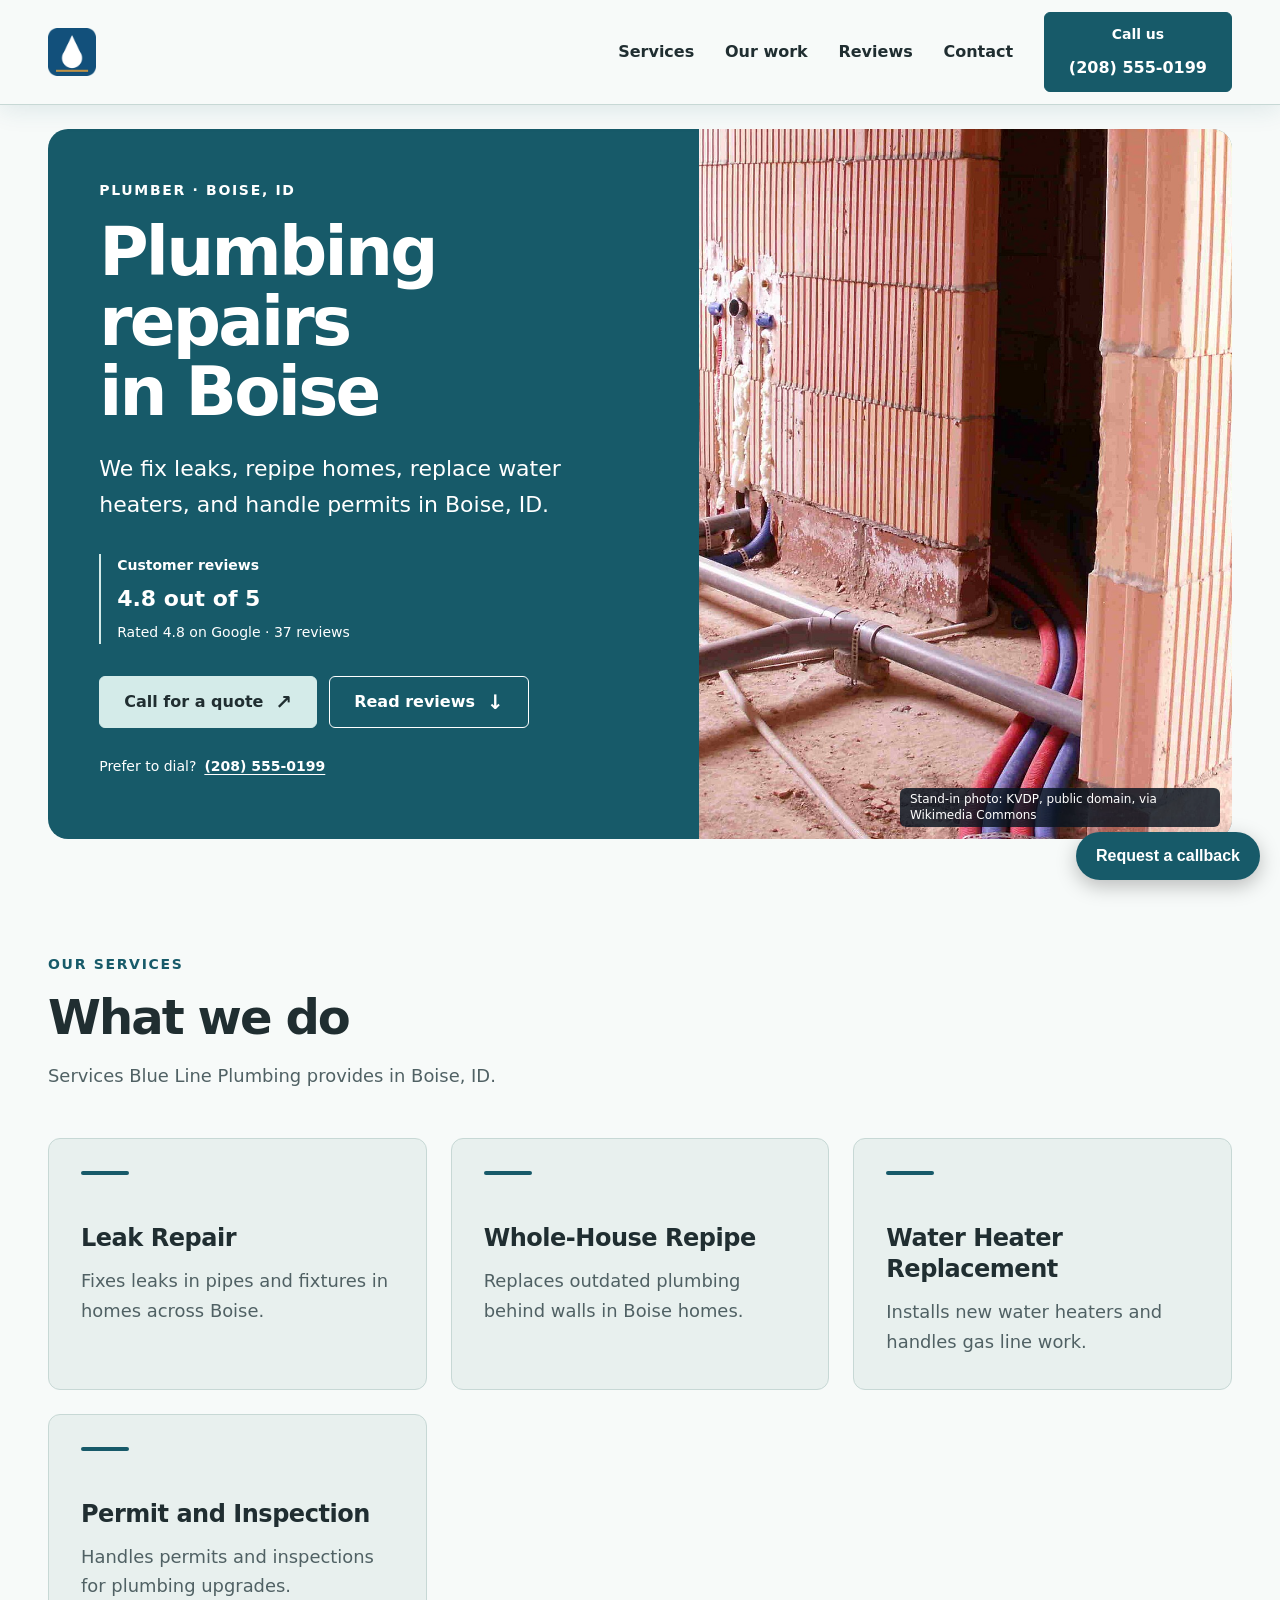
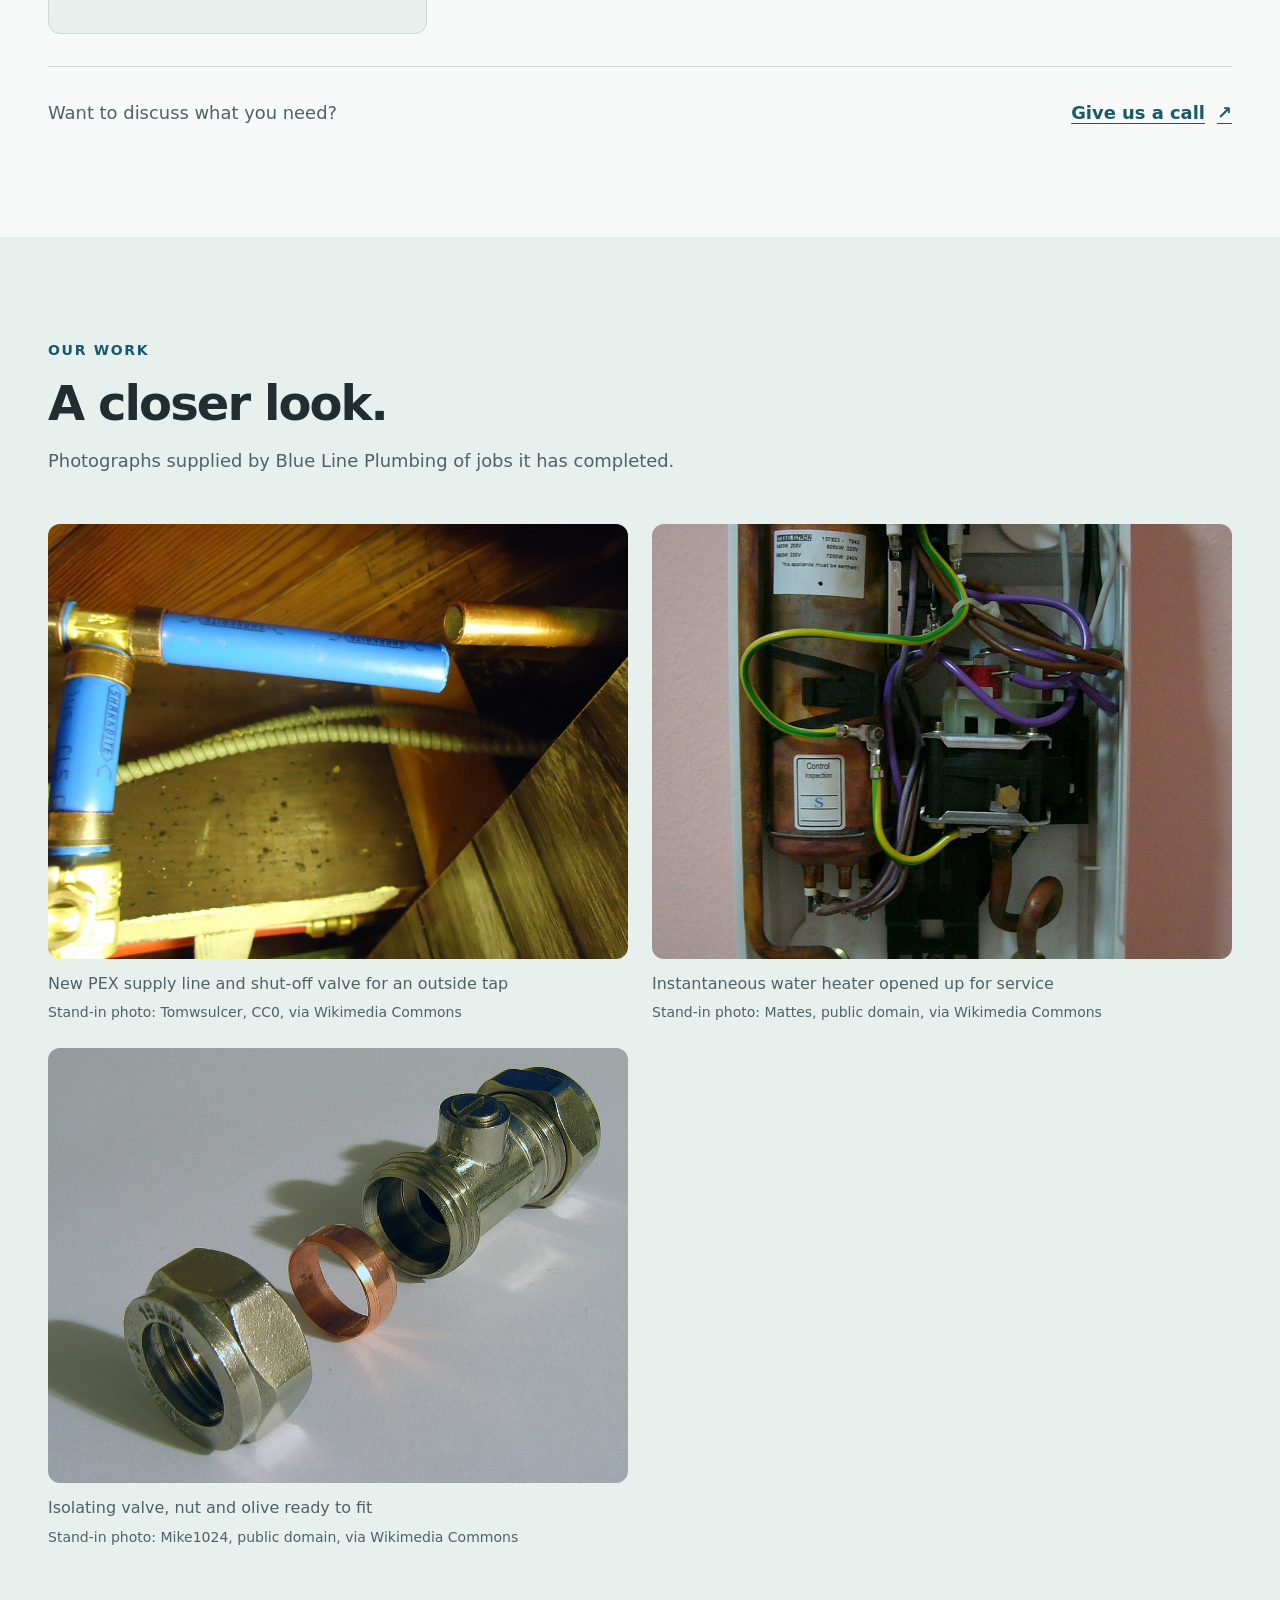
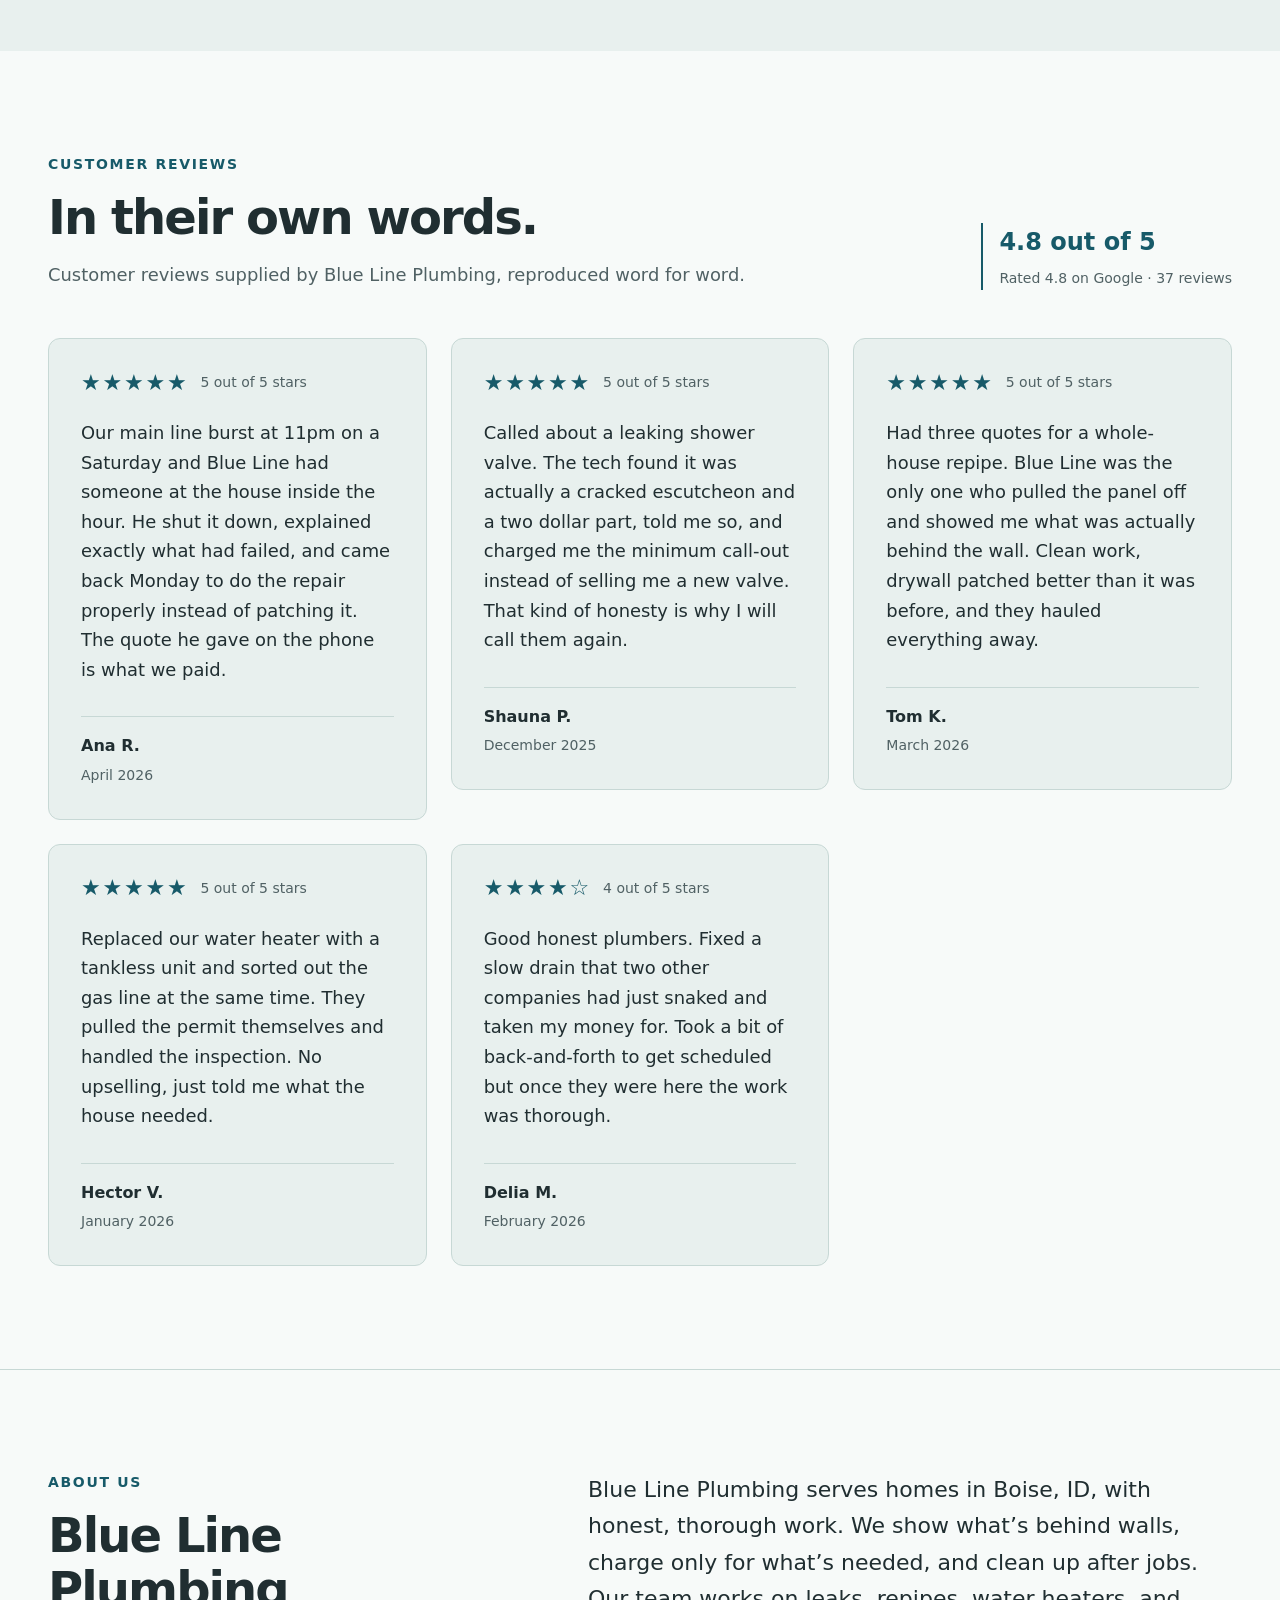
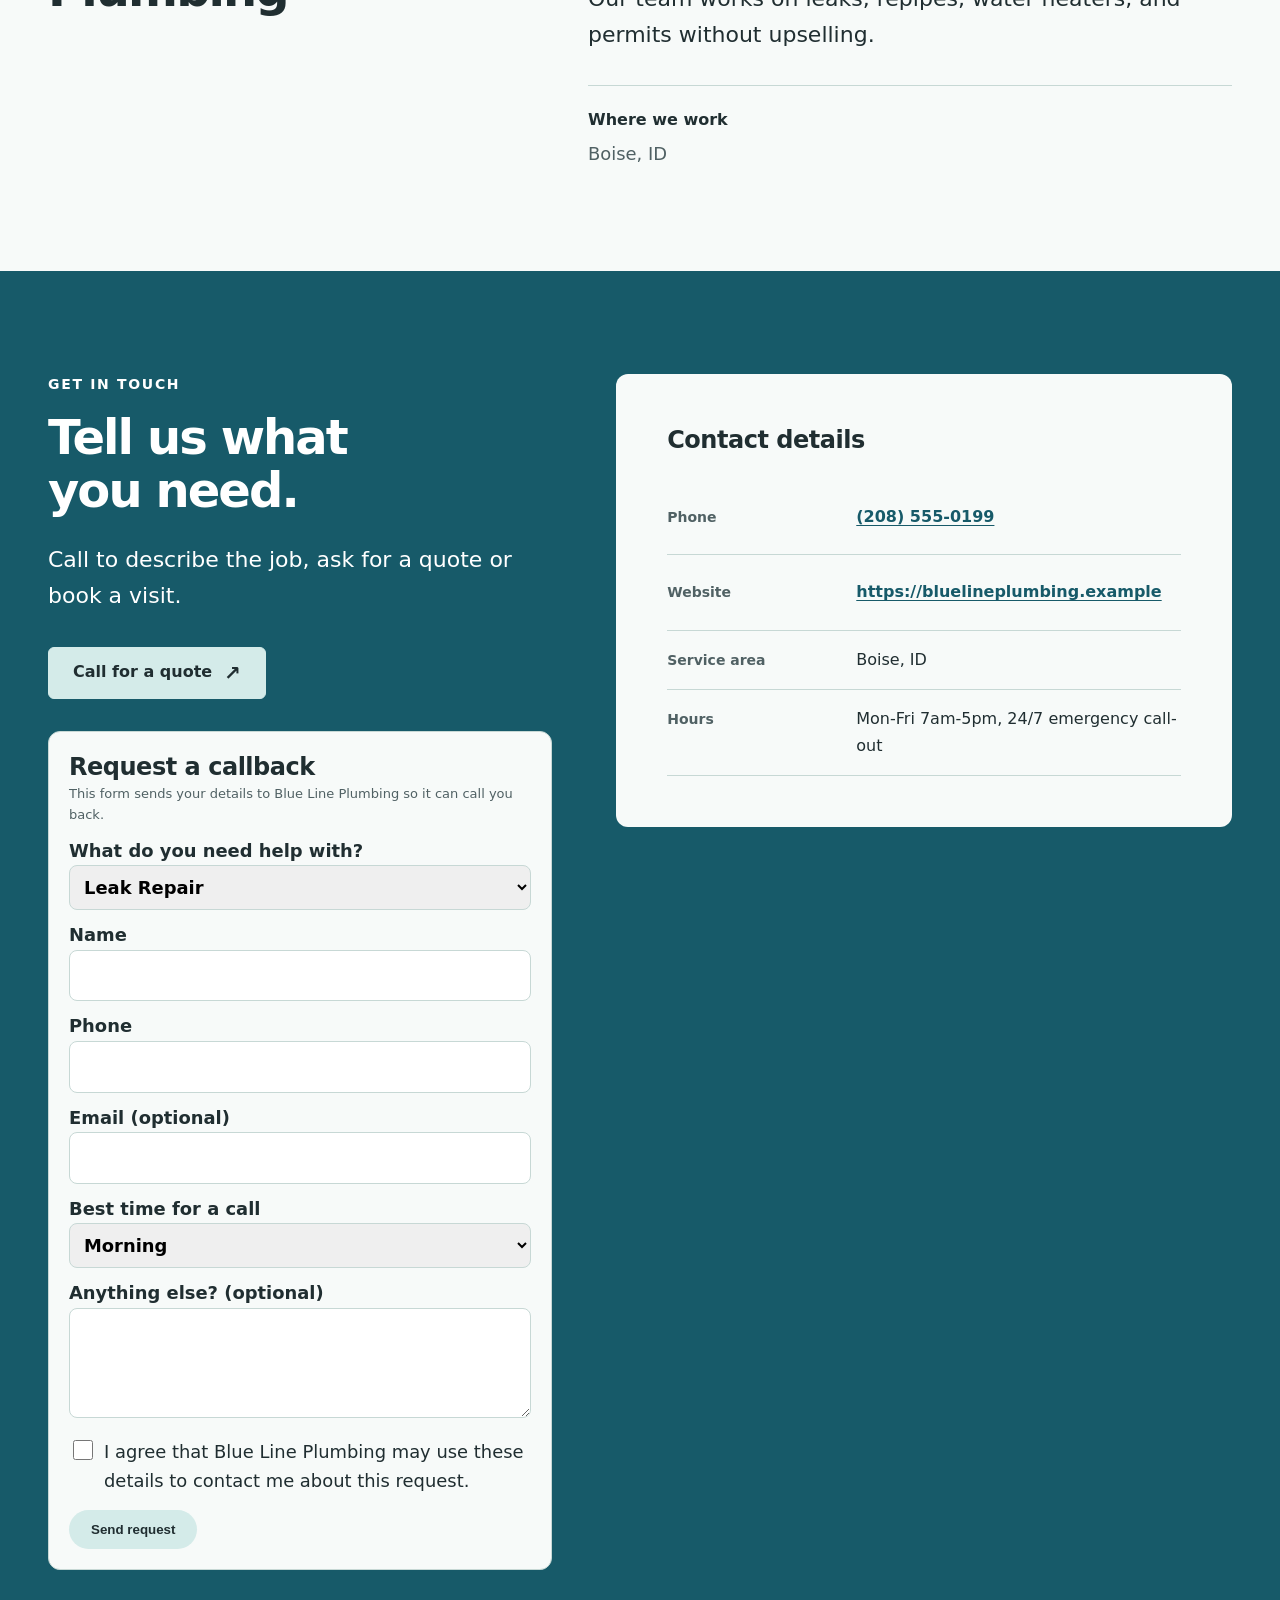
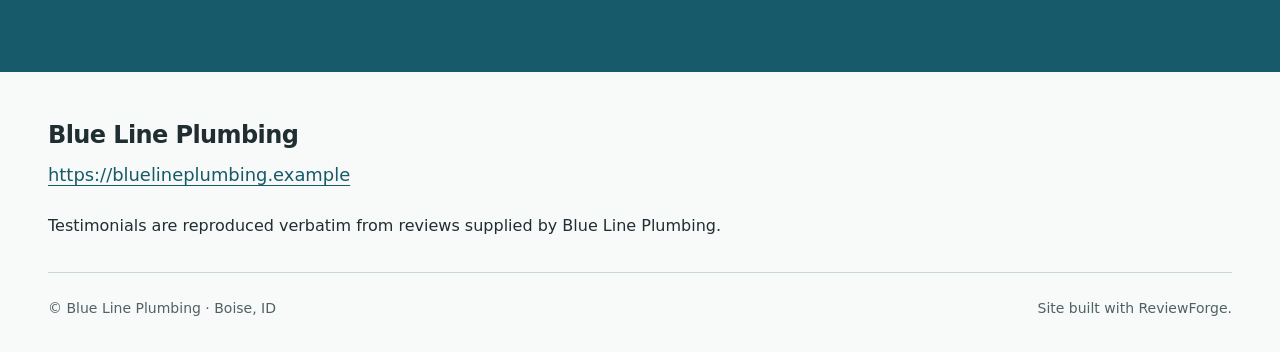
<file: out-photos/index.html>
<!doctype html>
<html lang="en">
<head>
  <meta charset="utf-8">
  <meta name="viewport" content="width=device-width, initial-scale=1">
  <meta name="color-scheme" content="light">
  <title>Blue Line Plumbing — Plumber in Boise, ID</title>
  <meta name="description" content="We fix leaks, repipe homes, replace water heaters, and handle permits in Boise, ID.">
  <meta name="generator" content="ReviewForge (theme: astra, palette: plumbing)">
  <link rel="stylesheet" href="style.css">
  <!-- Built by ReviewForge. Testimonials are verbatim excerpts of reviews
       supplied by the business. Every image's origin is listed in the
       provenance block below; images the business did not supply carry a
       data-illustrative attribute and are disclosed in the footer. -->
  <script type="application/json" id="reviewforge-provenance">
{
  "tool": "reviewforge",
  "copy_source": "llm",
  "llm_model": "qwen3:30b-a3b-instruct-2507-q4_K_M",
  "llm_endpoint": "non-local endpoint (address not recorded)",
  "note": "copy generated by qwen3:30b-a3b-instruct-2507-q4_K_M",
  "copy_attempts": [
    {
      "attempt": 1,
      "rejected_claims": []
    }
  ],
  "rejected_claims": [],
  "claim_check": "Conservative pattern match; a flagged phrase passes only if the same words (or a simple plural/singular) appear in the supplied facts or reviews. It blocks claims the input never mentions; it does not prove any claim true. Human review required.",
  "offers_free_estimates": false,
  "reviews_supplied": 5,
  "reviews_used_as_testimonials": [
    {
      "source_index": 0,
      "author": "Ana R.",
      "rating": 5.0,
      "truncated": false,
      "source_url": null
    },
    {
      "source_index": 4,
      "author": "Shauna P.",
      "rating": 5.0,
      "truncated": false,
      "source_url": null
    },
    {
      "source_index": 1,
      "author": "Tom K.",
      "rating": 5.0,
      "truncated": false,
      "source_url": null
    },
    {
      "source_index": 3,
      "author": "Hector V.",
      "rating": 5.0,
      "truncated": false,
      "source_url": null
    },
    {
      "source_index": 2,
      "author": "Delia M.",
      "rating": 4.0,
      "truncated": false,
      "source_url": null
    }
  ],
  "rating_display": {
    "basis": "rating_summary supplied by the business",
    "average": 4.8,
    "count": 37,
    "platform": "Google"
  },
  "country": "US",
  "legal": {
    "impressum": false,
    "privacy": false,
    "warnings": []
  },
  "photos_supplied": 4,
  "images": [
    {
      "src": "images/logo-1.png",
      "role": "logo",
      "origin": "supplied",
      "is_business_own": true,
      "illustrative": false,
      "alt": "Blue Line Plumbing logo",
      "caption": null
    },
    {
      "src": "images/photo-1.jpg",
      "role": "hero",
      "origin": "supplied",
      "is_business_own": true,
      "illustrative": false,
      "alt": "Hot and cold supply lines roughed in for a new shower, red and blue tubing on a block wall",
      "caption": "Shower supply lines roughed in before the walls are finished",
      "attribution": "Stand-in photo: KVDP, public domain, via Wikimedia Commons"
    },
    {
      "src": "images/photo-2.jpg",
      "role": "gallery",
      "origin": "supplied",
      "is_business_own": true,
      "illustrative": false,
      "alt": "Blue PEX supply pipe with a brass shut-off valve run along a basement ceiling",
      "caption": "New PEX supply line and shut-off valve for an outside tap",
      "attribution": "Stand-in photo: Tomwsulcer, CC0, via Wikimedia Commons"
    },
    {
      "src": "images/photo-3.jpg",
      "role": "gallery",
      "origin": "supplied",
      "is_business_own": true,
      "illustrative": false,
      "alt": "An electric instantaneous water heater with its cover removed, showing copper pipework and wiring",
      "caption": "Instantaneous water heater opened up for service",
      "attribution": "Stand-in photo: Mattes, public domain, via Wikimedia Commons"
    },
    {
      "src": "images/photo-4.jpg",
      "role": "gallery",
      "origin": "supplied",
      "is_business_own": true,
      "illustrative": false,
      "alt": "A 15mm compression-fitting isolating valve with its nut and copper olive laid out",
      "caption": "Isolating valve, nut and olive ready to fit",
      "attribution": "Stand-in photo: Mike1024, public domain, via Wikimedia Commons"
    }
  ],
  "image_resolution": {
    "mode": "own-only",
    "logo": "supplied by the business",
    "source": "business-supplied photos",
    "supplied_photo_count": 4
  },
  "uses_illustrative_imagery": false,
  "illustrative_disclosure": null,
  "honesty": "Testimonials are verbatim prefixes of reviews supplied by the business, with the author and rating as supplied; ReviewForge cannot verify that a supplied review is genuine. Marketing copy (hero/services/about) is LLM- or template-generated and is rejected if it asserts a credential, award, offer, guarantee or statistic the supplied business data and reviews do not mention. Every image is listed above with its origin; any image not supplied by the business is flagged illustrative, kept out of the work gallery, carries neutral alt text and no ownership caption, and is disclosed in the page footer. Generated image files are written without embedded generation metadata; those details are recorded here instead."
}
  </script>
</head>
<body>
  <a class="skip-link" href="#main-content">Skip to main content</a>
  <header class="site-header">
    <div class="container site-header__inner">
      <a class="brand" href="#home" aria-label="Blue Line Plumbing: home"><img src="images/logo-1.png" alt="Blue Line Plumbing logo" class="logo" width="120" height="120" loading="eager" fetchpriority="high" decoding="async" data-image-origin="supplied"></a>
      <nav class="header-nav" aria-label="Primary navigation">
        <a class="header-nav__link" href="#services">Services</a>
<a class="header-nav__link" href="#work">Our work</a>
<a class="header-nav__link" href="#reviews">Reviews</a>
<a class="header-nav__link" href="#contact">Contact</a>
        <a class="button button--brand header-call" href="tel:2085550199"><span class="header-call__label">Call us</span><span class="header-call__number">(208) 555-0199</span></a>
      </nav>
    </div>
  </header>

  <main id="main-content" tabindex="-1">
<section id="home" class="hero hero--photo" aria-labelledby="hero-title">
         <div class="container hero__layout">
           <div class="hero__content">
             <p class="eyebrow hero__eyebrow">Plumber &middot; Boise, ID</p>
             <h1 id="hero-title">Plumbing repairs in Boise</h1>
             <p class="hero__subhead">We fix leaks, repipe homes, replace water heaters, and handle permits in Boise, ID.</p>
             <p class="rating-summary">
               <span class="rating-summary__label">Customer reviews</span>
               <span class="rating-summary__value">4.8 out of 5</span>
               <span class="rating-summary__context">Rated 4.8 on Google &middot; 37 reviews</span>
             </p>
             <div class="hero__actions">
               <a class="button button--accent" href="tel:2085550199">Call for a quote <span aria-hidden="true">&#8599;</span></a>
               <a class="button button--inverse-outline" href="#reviews">Read reviews <span aria-hidden="true">&#8595;</span></a>
             </div>
             <p class="hero__phone"><span>Prefer to dial?</span> <a href="tel:2085550199">(208) 555-0199</a></p>
           </div>
           <div class="hero__media"><img src="images/photo-1.jpg" alt="Hot and cold supply lines roughed in for a new shower, red and blue tubing on a block wall" class="hero__image" width="1920" height="1284" loading="eager" fetchpriority="high" decoding="async" data-image-origin="supplied"><span class="photo-credit">Stand-in photo: KVDP, public domain, via Wikimedia Commons</span></div>
         </div>
       </section>
<section id="services" class="section services" aria-labelledby="services-title">
         <div class="container">
           <div class="section-heading">
             <p class="eyebrow">Our services</p>
             <h2 id="services-title">What we do</h2>
             <p class="section-intro">Services Blue Line Plumbing provides in Boise, ID.</p>

           </div>
           <ul class="services__grid">
                         <li class="service-card">
                            <div class="service-card__body">
                <h3 class="service-card__title">Leak Repair</h3>
                <p class="service-card__description">Fixes leaks in pipes and fixtures in homes across Boise.</p>
              </div>
            </li>
            <li class="service-card">
                            <div class="service-card__body">
                <h3 class="service-card__title">Whole-House Repipe</h3>
                <p class="service-card__description">Replaces outdated plumbing behind walls in Boise homes.</p>
              </div>
            </li>
            <li class="service-card">
                            <div class="service-card__body">
                <h3 class="service-card__title">Water Heater Replacement</h3>
                <p class="service-card__description">Installs new water heaters and handles gas line work.</p>
              </div>
            </li>
            <li class="service-card">
                            <div class="service-card__body">
                <h3 class="service-card__title">Permit and Inspection</h3>
                <p class="service-card__description">Handles permits and inspections for plumbing upgrades.</p>
              </div>
            </li>
           </ul>
           <div class="section-endnote">
             <p>Want to discuss what you need?</p>
             <a class="text-link" href="tel:2085550199">Give us a call <span aria-hidden="true">&#8599;</span></a>
           </div>
         </div>
       </section>
<section id="work" class="section work" aria-labelledby="work-title">
         <div class="container">
           <div class="section-heading">
             <p class="eyebrow">Our work</p>
             <h2 id="work-title">A closer look.</h2>
             <p class="section-intro">Photographs supplied by Blue Line Plumbing of jobs it has completed.</p>
           </div>
           <ul class="work__grid">
                         <li class="work__item"><figure class="work-card"><div class="work-card__media"><img src="images/photo-2.jpg" alt="Blue PEX supply pipe with a brass shut-off valve run along a basement ceiling" width="1226" height="823" loading="lazy" decoding="async" data-image-origin="supplied"></div><figcaption class="work-card__caption">New PEX supply line and shut-off valve for an outside tap<span class="credit">Stand-in photo: Tomwsulcer, CC0, via Wikimedia Commons</span></figcaption></figure></li>
            <li class="work__item"><figure class="work-card"><div class="work-card__media"><img src="images/photo-3.jpg" alt="An electric instantaneous water heater with its cover removed, showing copper pipework and wiring" width="960" height="1280" loading="lazy" decoding="async" data-image-origin="supplied"></div><figcaption class="work-card__caption">Instantaneous water heater opened up for service<span class="credit">Stand-in photo: Mattes, public domain, via Wikimedia Commons</span></figcaption></figure></li>
            <li class="work__item"><figure class="work-card"><div class="work-card__media"><img src="images/photo-4.jpg" alt="A 15mm compression-fitting isolating valve with its nut and copper olive laid out" width="1280" height="799" loading="lazy" decoding="async" data-image-origin="supplied"></div><figcaption class="work-card__caption">Isolating valve, nut and olive ready to fit<span class="credit">Stand-in photo: Mike1024, public domain, via Wikimedia Commons</span></figcaption></figure></li>
           </ul>
         </div>
       </section>
<section id="reviews" class="section reviews" aria-labelledby="reviews-title">
         <div class="container">
           <div class="section-heading section-heading--split">
             <div>
               <p class="eyebrow">Customer reviews</p>
               <h2 id="reviews-title">In their own words.</h2>
               <p class="section-intro">Customer reviews supplied by Blue Line Plumbing, reproduced word for word.</p>
             </div>
             <p class="reviews__summary"><strong>4.8 out of 5</strong><span>Rated 4.8 on Google &middot; 37 reviews</span></p>
           </div>
           <ul class="reviews__grid">
                         <li class="reviews__item">
               <figure class="review-card">
                 <p class="review-card__rating"><span class="review-card__stars" aria-hidden="true">★★★★★</span><span class="review-card__rating-text">5 out of 5 stars</span></p>
                 <blockquote class="review-card__quote"><p>Our main line burst at 11pm on a Saturday and Blue Line had someone at the house inside the hour. He shut it down, explained exactly what had failed, and came back Monday to do the repair properly instead of patching it. The quote he gave on the phone is what we paid.</p></blockquote>
                 <figcaption class="review-card__author">Ana R.<span class="review-card__meta">April 2026</span></figcaption>
               </figure>
             </li>
            <li class="reviews__item">
               <figure class="review-card">
                 <p class="review-card__rating"><span class="review-card__stars" aria-hidden="true">★★★★★</span><span class="review-card__rating-text">5 out of 5 stars</span></p>
                 <blockquote class="review-card__quote"><p>Called about a leaking shower valve. The tech found it was actually a cracked escutcheon and a two dollar part, told me so, and charged me the minimum call-out instead of selling me a new valve. That kind of honesty is why I will call them again.</p></blockquote>
                 <figcaption class="review-card__author">Shauna P.<span class="review-card__meta">December 2025</span></figcaption>
               </figure>
             </li>
            <li class="reviews__item">
               <figure class="review-card">
                 <p class="review-card__rating"><span class="review-card__stars" aria-hidden="true">★★★★★</span><span class="review-card__rating-text">5 out of 5 stars</span></p>
                 <blockquote class="review-card__quote"><p>Had three quotes for a whole-house repipe. Blue Line was the only one who pulled the panel off and showed me what was actually behind the wall. Clean work, drywall patched better than it was before, and they hauled everything away.</p></blockquote>
                 <figcaption class="review-card__author">Tom K.<span class="review-card__meta">March 2026</span></figcaption>
               </figure>
             </li>
            <li class="reviews__item">
               <figure class="review-card">
                 <p class="review-card__rating"><span class="review-card__stars" aria-hidden="true">★★★★★</span><span class="review-card__rating-text">5 out of 5 stars</span></p>
                 <blockquote class="review-card__quote"><p>Replaced our water heater with a tankless unit and sorted out the gas line at the same time. They pulled the permit themselves and handled the inspection. No upselling, just told me what the house needed.</p></blockquote>
                 <figcaption class="review-card__author">Hector V.<span class="review-card__meta">January 2026</span></figcaption>
               </figure>
             </li>
            <li class="reviews__item">
               <figure class="review-card">
                 <p class="review-card__rating"><span class="review-card__stars" aria-hidden="true">★★★★☆</span><span class="review-card__rating-text">4 out of 5 stars</span></p>
                 <blockquote class="review-card__quote"><p>Good honest plumbers. Fixed a slow drain that two other companies had just snaked and taken my money for. Took a bit of back-and-forth to get scheduled but once they were here the work was thorough.</p></blockquote>
                 <figcaption class="review-card__author">Delia M.<span class="review-card__meta">February 2026</span></figcaption>
               </figure>
             </li>
           </ul>
         </div>
       </section>
<section id="about" class="section about" aria-labelledby="about-title">
         <div class="container about__layout">
           <div class="section-heading">
             <p class="eyebrow">About us</p>
             <h2 id="about-title">Blue Line Plumbing</h2>
           </div>
           <div class="about__content">
             <p class="about__text">Blue Line Plumbing serves homes in Boise, ID, with honest, thorough work. We show what’s behind walls, charge only for what’s needed, and clean up after jobs. Our team works on leaks, repipes, water heaters, and permits without upselling.</p>
             <div class="about__service-area">
               <h3>Where we work</h3>
               <p>Boise, ID</p>
             </div>
           </div>
         </div>
       </section>
<section id="contact" class="section contact" aria-labelledby="contact-title">
         <div class="container contact__layout">
           <div class="contact__intro">
             <p class="eyebrow">Get in touch</p>
             <h2 id="contact-title">Tell us what you need.</h2>
             <p class="contact__lead">Call to describe the job, ask for a quote or book a visit.</p>
             <a class="button button--accent" href="tel:2085550199">Call for a quote <span aria-hidden="true">&#8599;</span></a>
          <div class="lead-form-wrap">
<form class="rf-lead-form" method="post" action="https://leads.bluelineplumbing.example/lead" accept-charset="utf-8"><h3 id="rf-lead-h">Request a callback</h3><p class="rf-lead-note">This form sends your details to Blue Line Plumbing so it can call you back.</p><label>What do you need help with? <select name="service"><option value="Leak Repair">Leak Repair</option><option value="Whole-House Repipe">Whole-House Repipe</option><option value="Water Heater Replacement">Water Heater Replacement</option><option value="Permit and Inspection">Permit and Inspection</option><option value="Something else">Something else</option></select></label><label>Name <input name="name" autocomplete="name" maxlength="80" required></label><label>Phone <input type="tel" name="phone" autocomplete="tel" required></label><label>Email (optional) <input type="email" name="email" autocomplete="email"></label><label>Best time for a call <select name="callback_window"><option value="Morning">Morning</option><option value="Afternoon">Afternoon</option><option value="Evening">Evening</option></select></label><label>Anything else? (optional) <textarea name="message" maxlength="500" rows="3"></textarea></label><div class="rf-hp" aria-hidden="true"><label>Fax <input name="hp_fax" tabindex="-1" autocomplete="off"></label></div><label class="rf-check"><input type="checkbox" name="consent" value="yes"> I agree that Blue Line Plumbing may use these details to contact me about this request.</label><input type="hidden" name="form" value="nojs"><button type="submit">Send request</button></form>
          </div>
        </div>
           <div class="contact__details">
             <h3>Contact details</h3>
             <dl class="contact-list">
               <div class="contact-list__row"><dt>Phone</dt><dd><a href="tel:2085550199">(208) 555-0199</a></dd></div>
               <div class="contact-list__row"><dt>Website</dt><dd><a href="https://bluelineplumbing.example">https://bluelineplumbing.example</a></dd></div>
               <div class="contact-list__row"><dt>Service area</dt><dd>Boise, ID</dd></div>
               <div class="contact-list__row"><dt>Hours</dt><dd>Mon-Fri 7am-5pm, 24/7 emergency call-out</dd></div>
             </dl>
           </div>
         </div>
       </section>
  </main>

  <footer class="site-footer">
    <div class="container">
      <div class="site-footer__top">
        <p class="site-footer__business">Blue Line Plumbing</p>
        
      </div>
      <p class="site-footer__website"><a href="https://bluelineplumbing.example">https://bluelineplumbing.example</a></p>

      <p class="site-footer__disclosure">Testimonials are reproduced verbatim from reviews supplied by Blue Line Plumbing.</p>

      
      <div class="site-footer__bottom">
        <p>&copy; Blue Line Plumbing &middot; Boise, ID</p>
        <p class="site-footer__credit">Site built with ReviewForge.</p>
      </div>
    </div>
  </footer>
  <div class="mobile-call-bar">
    <a class="button button--brand mobile-call-bar__button" href="tel:2085550199"><span>Call for a quote</span><span class="mobile-call-bar__number">(208) 555-0199</span></a>
  </div>
<style id="rf-chat-css">
.rfc-launcher {
  position: fixed;
  right: 20px;
  bottom: 20px;
  z-index: 1000;
  background: var(--brand, #12507b);
  color: var(--brand-ink, #fff);
  border: 0;
  border-radius: 999px;
  padding: 14px 20px;
  font-weight: 700;
  font-size: 1rem;
  cursor: pointer;
  box-shadow: 0 6px 20px rgba(0,0,0,.25);
  min-height: 48px;
}
.rfc-launcher:hover,
.rfc-launcher:focus-visible {
  background: var(--brand-dark, #0d3a59);
}
.rfc-launcher:focus-visible {
  outline: 3px solid var(--accent, #e8a13a);
  outline-offset: 3px;
}
.rfc-dialog {
  position: fixed;
  right: 20px;
  bottom: 84px;
  z-index: 1001;
  width: min(380px, calc(100vw - 40px));
  max-height: min(640px, calc(100vh - 110px));
  display: flex;
  flex-direction: column;
  background: var(--bg, #ffffff);
  color: var(--ink, #1a2230);
  border: 1px solid var(--border, #d7dee8);
  border-radius: var(--radius, 12px);
  box-shadow: 0 12px 40px rgba(0,0,0,.3);
  overflow: hidden;
  animation: rfc-in .18s ease-out;
}
.rfc-dialog[hidden] {
  display: none;
}
@keyframes rfc-in {
  from { opacity: 0; transform: translateY(12px); }
  to { opacity: 1; transform: none; }
}
.rfc-head {
  display: grid;
  grid-template-columns: minmax(0, 1fr) auto;
  align-items: center;
  column-gap: 10px;
  padding: 12px 14px;
  background: var(--brand-dark, #0d3a59);
  color: var(--brand-ink, #fff);
}
.rfc-title {
  grid-column: 1;
  margin: 0;
  font-size: 1rem;
  color: var(--brand-ink, #fff);
}
.rfc-sub {
  margin: 0;
  font-size: .8rem;
  opacity: .9;
  grid-column: 1;
  min-width: 0;
  white-space: nowrap;
  overflow: hidden;
  text-overflow: ellipsis;
}
.rfc-close {
  grid-column: 2;
  grid-row: 1 / span 2;
  background: transparent;
  color: var(--brand-ink, #fff);
  border: 0;
  font-size: 1.5rem;
  line-height: 1;
  width: 44px;
  height: 44px;
  cursor: pointer;
  border-radius: 8px;
}
.rfc-close:focus-visible {
  outline: 3px solid var(--accent, #e8a13a);
}
.rfc-log {
  flex: 1 1 auto;
  overflow-y: auto;
  padding: 14px;
  display: flex;
  flex-direction: column;
  gap: 8px;
  background: var(--surface, #f5f7fa);
}
.rfc-msg {
  margin: 0;
  padding: 9px 12px;
  border-radius: 14px;
  max-width: 88%;
  font-size: .95rem;
  line-height: 1.4;
  overflow-wrap: anywhere;
}
.rfc-bot {
  align-self: flex-start;
  background: var(--bg, #ffffff);
  border: 1px solid var(--border, #d7dee8);
}
.rfc-me {
  align-self: flex-end;
  background: var(--brand, #12507b);
  color: var(--brand-ink, #fff);
}
.rfc-step {
  padding: 12px 14px;
  display: flex;
  flex-direction: column;
  gap: 8px;
  border-top: 1px solid var(--border, #d7dee8);
  background: var(--bg, #ffffff);
}
.rfc-step label {
  font-size: .9rem;
  font-weight: 600;
  display: flex;
  flex-direction: column;
  gap: 4px;
}
.rfc-step input[type=text],
.rfc-step input[type=tel],
.rfc-step input[type=email],
.rfc-step textarea {
  font: inherit;
  font-size: 1rem;
  padding: 10px;
  border: 1px solid var(--border, #d7dee8);
  border-radius: 8px;
  background: var(--bg, #ffffff);
  color: var(--ink, #1a2230);
  width: 100%;
}
.rfc-step input[type=text][aria-invalid="true"],
.rfc-step input[type=tel][aria-invalid="true"],
.rfc-step input[type=email][aria-invalid="true"] {
  border-color: #b3261e;
}
.rfc-step input[type=checkbox] {
  width: 20px;
  height: 20px;
  flex: none;
}
.rfc-check {
  display: flex;
  flex-direction: row;
  align-items: flex-start;
  gap: 8px;
  font-weight: 400;
}
.rfc-chips {
  display: flex;
  flex-wrap: wrap;
  gap: 8px;
}
.rfc-chip {
  background: var(--bg, #ffffff);
  color: var(--brand-dark, #0d3a59);
  border: 2px solid var(--brand, #12507b);
  border-radius: 999px;
  padding: 8px 14px;
  min-height: 44px;
  font: inherit;
  font-size: .95rem;
  cursor: pointer;
}
.rfc-chip:hover,
.rfc-chip:focus-visible {
  background: var(--brand, #12507b);
  color: var(--brand-ink, #fff);
}
.rfc-primary {
  display: inline-block;
  text-align: center;
  background: var(--accent, #e8a13a);
  color: var(--accent-ink, #2a1c00);
  border: 0;
  border-radius: 999px;
  padding: 12px 18px;
  min-height: 44px;
  font: inherit;
  font-weight: 700;
  cursor: pointer;
  text-decoration: none;
}
.rfc-primary:disabled {
  opacity: .6;
  cursor: progress;
}
.rfc-err {
  margin: 0;
  color: #b3261e;
  font-size: .9rem;
  font-weight: 600;
}
.rfc-summary {
  margin: 0;
  display: grid;
  grid-template-columns: auto 1fr;
  gap: 4px 12px;
  font-size: .95rem;
}
.rfc-summary dt {
  font-weight: 700;
}
.rfc-summary dd {
  margin: 0;
  overflow-wrap: anywhere;
}
.rfc-tel {
  margin: 0;
  padding: 10px 14px;
  font-size: .9rem;
  border-top: 1px solid var(--border, #d7dee8);
  background: var(--bg, #ffffff);
  color: var(--muted, #55617a);
}
.rfc-tel a {
  font-weight: 700;
  color: var(--brand-dark, #0d3a59);
}
.rfc-hp {
  position: absolute;
  left: -10000px;
  width: 1px;
  height: 1px;
  overflow: hidden;
}
.rfc-dialog :focus-visible {
  outline: 3px solid var(--accent, #e8a13a);
  outline-offset: 2px;
}
@media (max-width: 640px) {
  .rfc-dialog {
    inset: 0;
    right: 0;
    bottom: 0;
    width: 100%;
    max-height: none;
    height: 100%;
    height: 100dvh;
    border-radius: 0;
    border: 0;
  }
  .rfc-launcher {
    right: 12px;
    bottom: 12px;
  }
  html.rfc-open,
  html.rfc-open body {
    overflow: hidden;
  }
}
@media (prefers-reduced-motion: reduce) {
  .rfc-dialog {
    animation: none;
  }
  .rfc-launcher,
  .rfc-chip {
    transition: none;
  }
}
@media print {
  .rfc-launcher,
  .rfc-dialog {
    display: none !important;
  }
}
.rf-lead-form {
  padding: 20px;
  border: 1px solid var(--border, #d7dee8);
  border-radius: var(--radius, 12px);
  background: var(--bg, #fff);
}
.rf-lead-form label {
  display: block;
  font-weight: 600;
  margin-top: 10px;
}
.rf-lead-form input,
.rf-lead-form select,
.rf-lead-form textarea {
  width: 100%;
  font: inherit;
  padding: 10px;
  border: 1px solid var(--border, #d7dee8);
  border-radius: 8px;
}
.rf-lead-form .rf-check {
  display: flex;
  gap: 8px;
  font-weight: 400;
}
.rf-lead-form .rf-check input {
  width: 20px;
  height: 20px;
  flex: none;
  margin-top: 3px;
}
.rf-lead-form .rf-hp {
  position: absolute;
  left: -10000px;
  width: 1px;
  height: 1px;
  overflow: hidden;
}
.rf-lead-form button {
  background: var(--accent, #e8a13a);
  border: 0;
  border-radius: 999px;
  padding: 12px 22px;
  font-weight: 700;
  margin-top: 14px;
  cursor: pointer;
}
.rf-lead-note {
  font-size: small;
  color: var(--muted, #55617a);
}

</style>
<script type="application/json" id="rf-chat-config">{"business": "Blue Line Plumbing", "phone": "(208) 555-0199", "tel": "tel:2085550199", "services": ["Leak Repair", "Whole-House Repipe", "Water Heater Replacement", "Permit and Inspection"], "endpoint": "https://leads.bluelineplumbing.example/lead", "email": "office@bluelineplumbing.example", "callback_windows": ["Morning", "Afternoon", "Evening"], "booking": {"provider": "calcom", "url": "https://cal.com/blue-line-plumbing-example", "label": "Cal.com"}, "consent_required": false, "privacy_url": null, "min_seconds": 3}</script>
<script src="chat.js" defer></script>
</body>
</html>
</file>
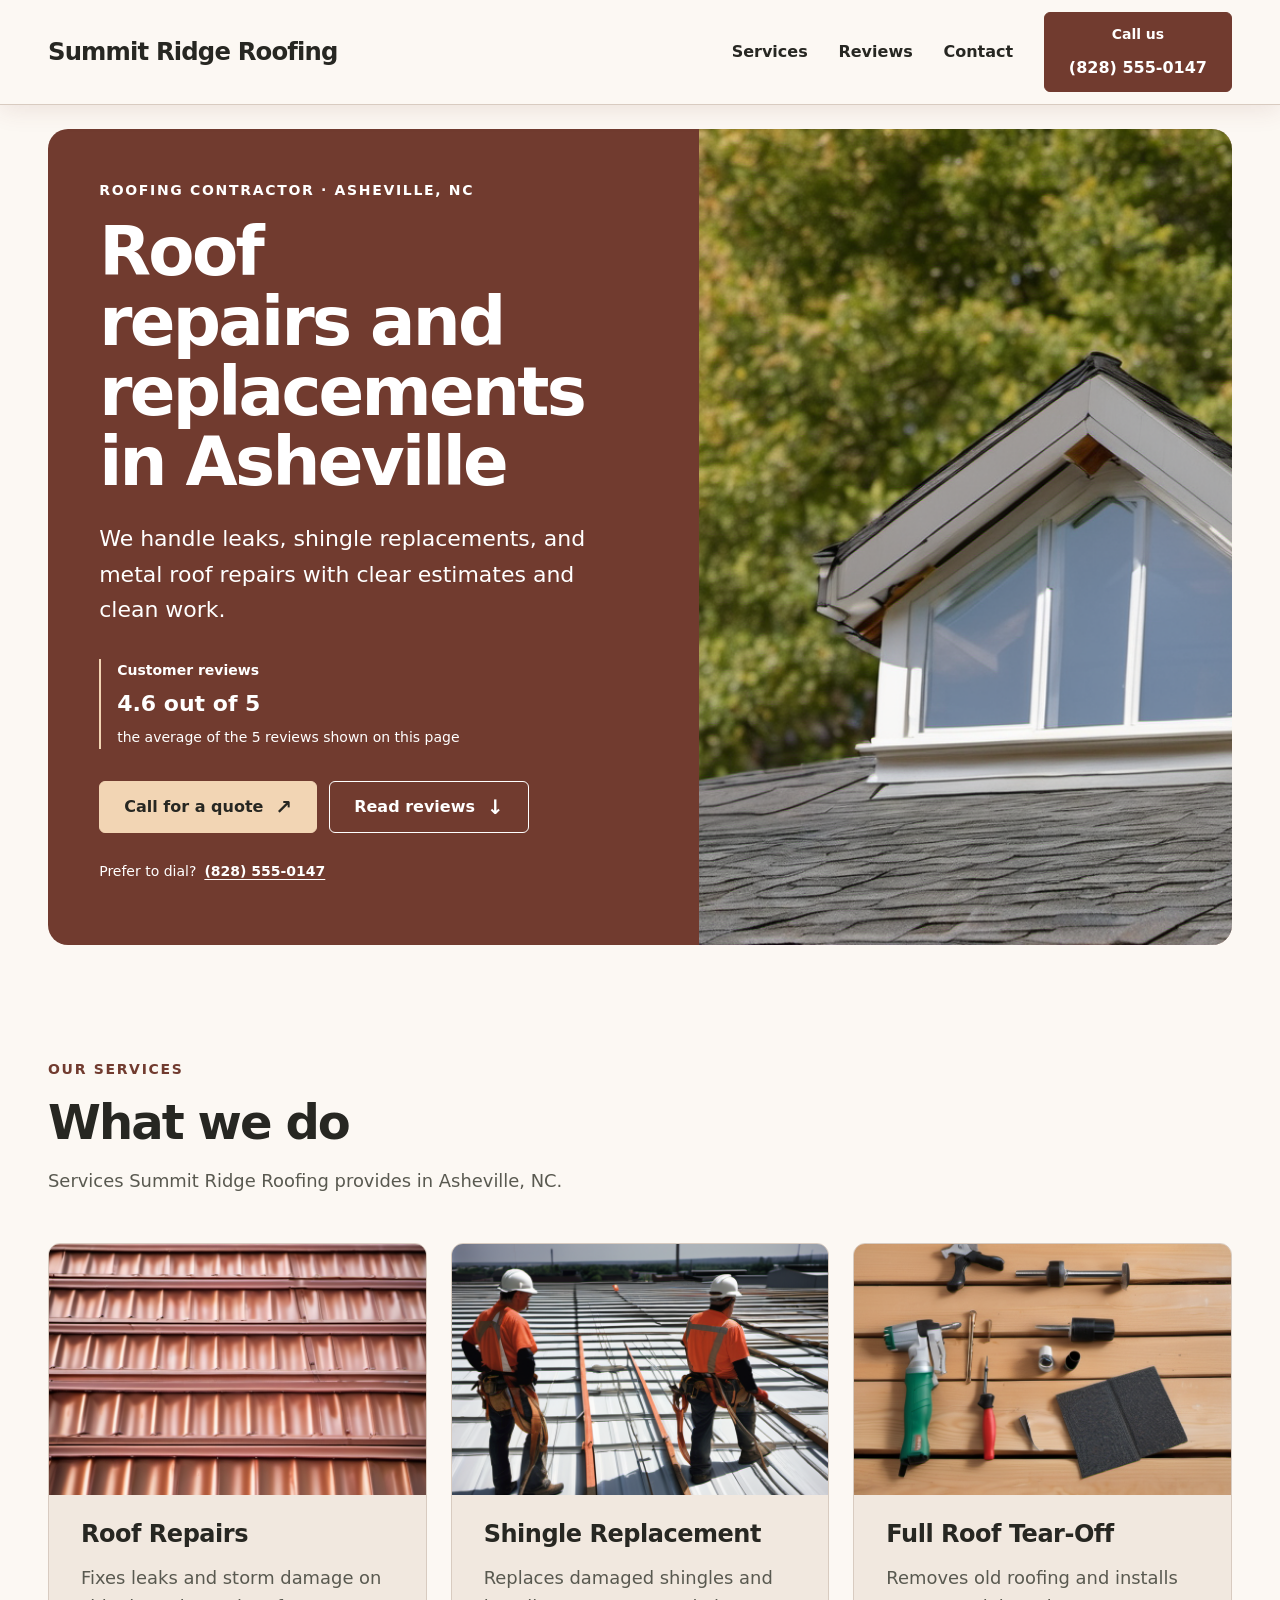
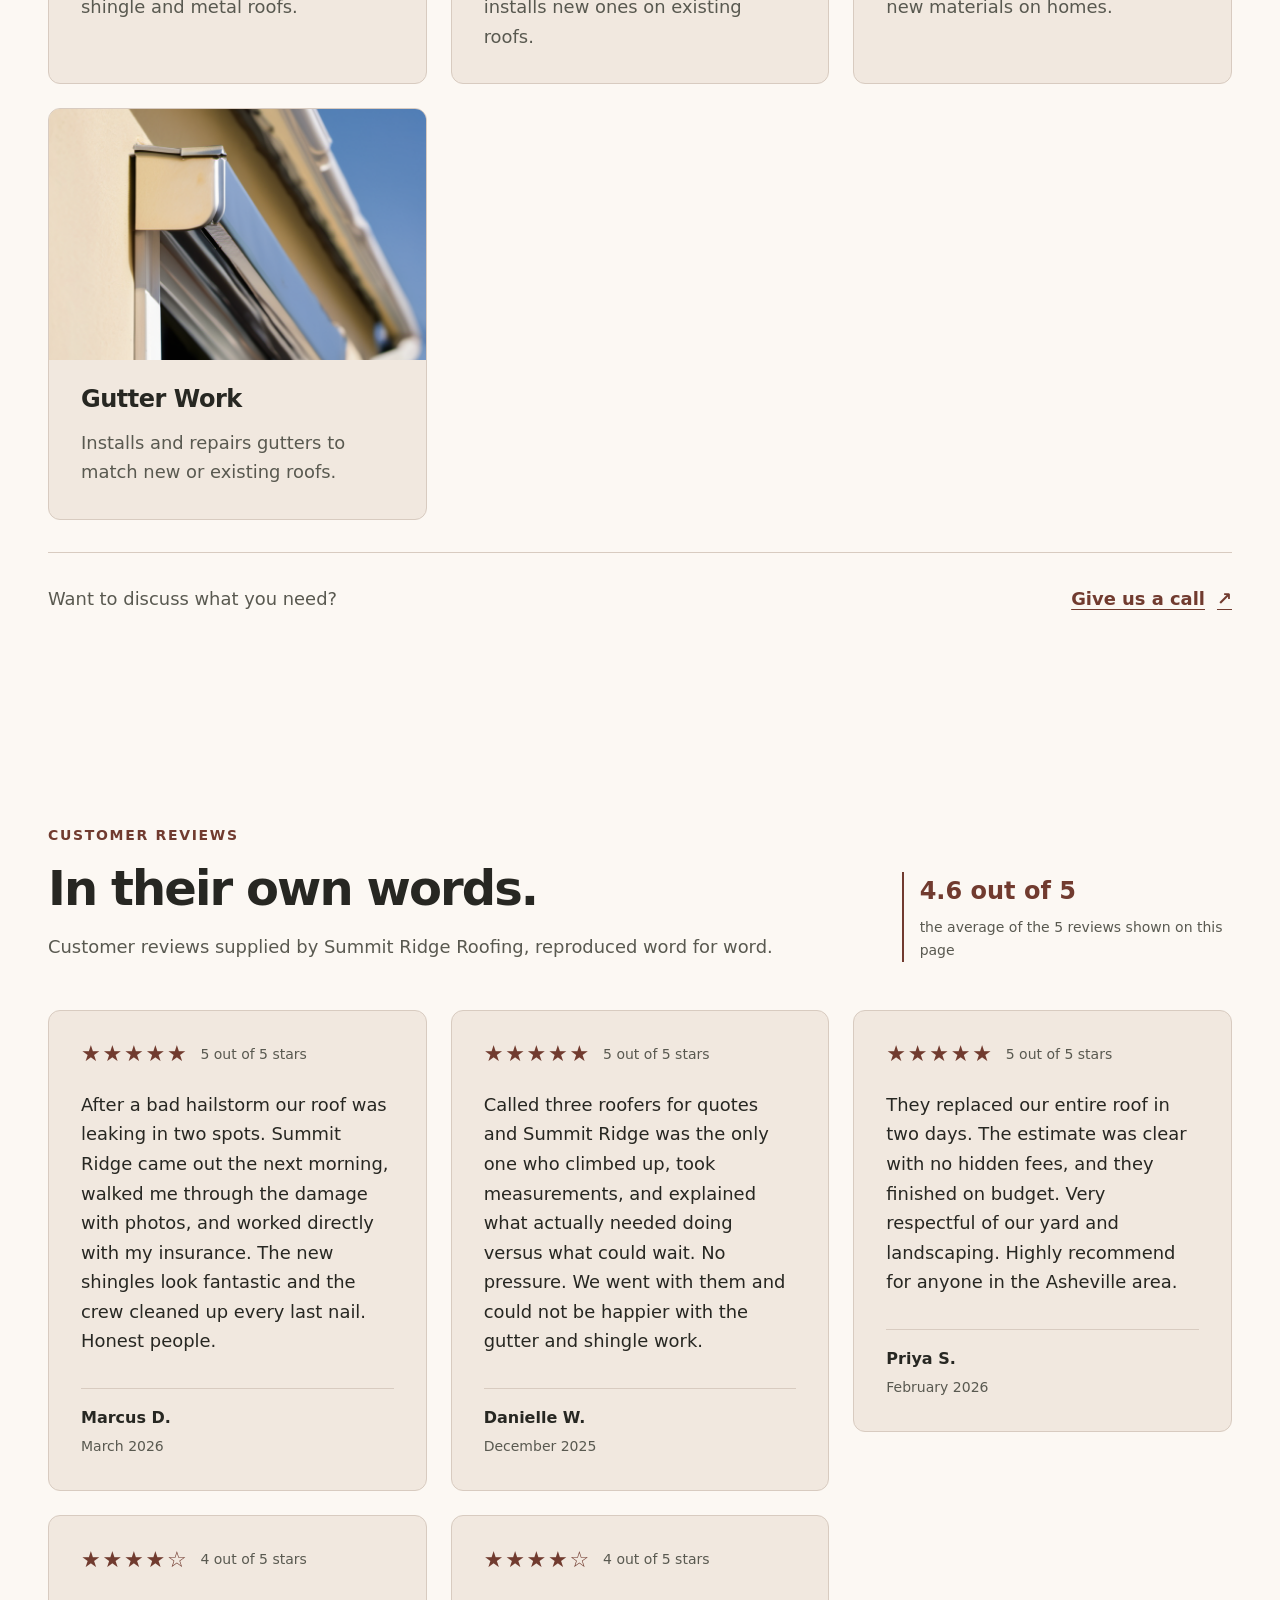
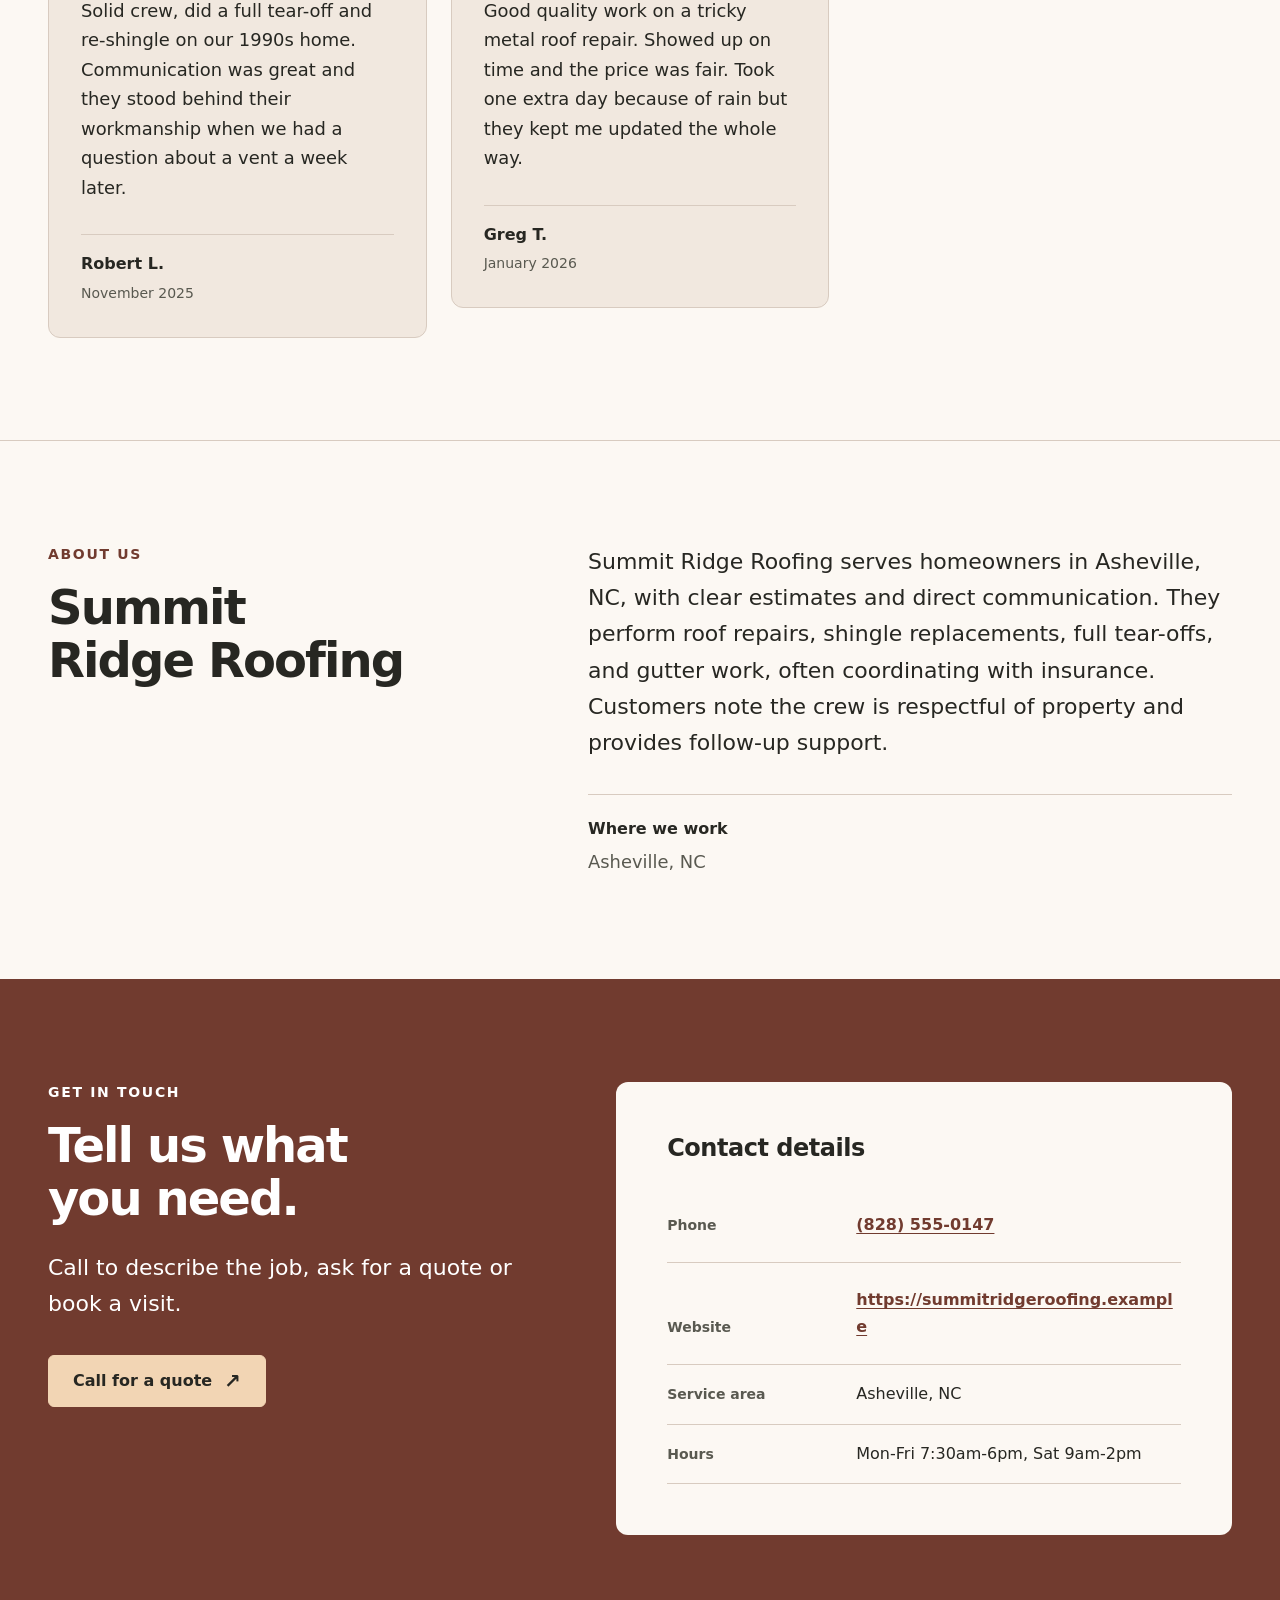
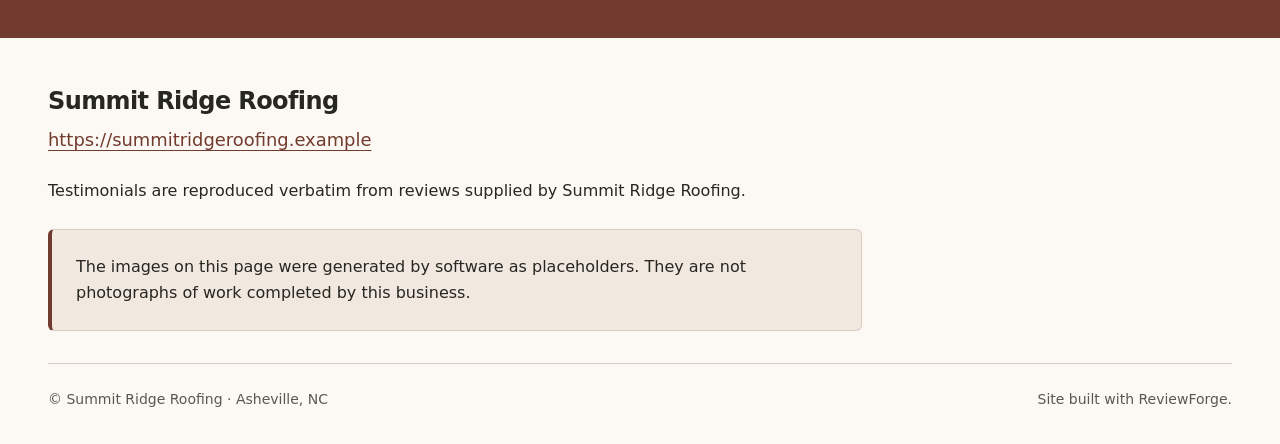
<file: out/index.html>
<!doctype html>
<html lang="en">
<head>
  <meta charset="utf-8">
  <meta name="viewport" content="width=device-width, initial-scale=1">
  <meta name="color-scheme" content="light">
  <title>Summit Ridge Roofing — Roofing Contractor in Asheville, NC</title>
  <meta name="description" content="We handle leaks, shingle replacements, and metal roof repairs with clear estimates and clean work.">
  <meta name="generator" content="ReviewForge (theme: astra, palette: roofing)">
  <link rel="stylesheet" href="style.css">
  <!-- Built by ReviewForge. Testimonials are verbatim excerpts of reviews
       supplied by the business. Every image's origin is listed in the
       provenance block below; images the business did not supply carry a
       data-illustrative attribute and are disclosed in the footer. -->
  <script type="application/json" id="reviewforge-provenance">
{
  "tool": "reviewforge",
  "copy_source": "llm",
  "llm_model": "qwen3:30b-a3b-instruct-2507-q4_K_M",
  "llm_endpoint": "non-local endpoint (address not recorded)",
  "note": "copy generated by qwen3:30b-a3b-instruct-2507-q4_K_M",
  "copy_attempts": [
    {
      "attempt": 1,
      "rejected_claims": []
    }
  ],
  "rejected_claims": [],
  "claim_check": "Conservative pattern match; a flagged phrase passes only if the same words (or a simple plural/singular) appear in the supplied facts or reviews. It blocks claims the input never mentions; it does not prove any claim true. Human review required.",
  "offers_free_estimates": false,
  "reviews_supplied": 5,
  "reviews_used_as_testimonials": [
    {
      "source_index": 0,
      "author": "Marcus D.",
      "rating": 5.0,
      "truncated": false,
      "source_url": null
    },
    {
      "source_index": 3,
      "author": "Danielle W.",
      "rating": 5.0,
      "truncated": false,
      "source_url": null
    },
    {
      "source_index": 1,
      "author": "Priya S.",
      "rating": 5.0,
      "truncated": false,
      "source_url": null
    },
    {
      "source_index": 4,
      "author": "Robert L.",
      "rating": 4.0,
      "truncated": false,
      "source_url": null
    },
    {
      "source_index": 2,
      "author": "Greg T.",
      "rating": 4.0,
      "truncated": false,
      "source_url": null
    }
  ],
  "rating_display": {
    "basis": "average of the reviews shown on the page",
    "average": 4.6,
    "count": 5
  },
  "country": "US",
  "legal": {
    "impressum": false,
    "privacy": false,
    "warnings": []
  },
  "photos_supplied": 0,
  "images": [
    {
      "src": "images/hero.png",
      "role": "hero",
      "origin": "generated",
      "is_business_own": false,
      "illustrative": true,
      "alt": "A newly shingled roofline against a clear sky",
      "caption": null,
      "generation": {
        "backend": "comfyui",
        "endpoint": "http://127.0.0.1:8188",
        "model": "sd_xl_base_1.0.safetensors",
        "prompt": "a freshly finished asphalt shingle roof on an anonymous suburban house seen from a low angle against a clear sky, clean straight shingle courses, new ridge cap, natural daylight, realistic documentary photograph, 35mm, shallow depth of field, no text, no signage, no logos, unbranded, anonymous generic location, professional stock photography",
        "negative_prompt": "text, words, letters, lettering, caption, watermark, signature, logo, brand, branding, trademark, company name, signage, street sign, house number, address, number plate, license plate, phone number, recognisable face, close-up face, portrait, celebrity, named person, landmark, famous building, map, document, deformed, extra limbs, extra fingers, mutated hands, distorted, blurry, low quality, jpeg artifacts, oversaturated, cartoon, illustration, painting, 3d render, cgi, collage, frame, border",
        "seed": 627469391,
        "steps": 28,
        "cfg": 6.5,
        "sampler": "dpmpp_2m/karras",
        "comfyui_prompt_id": "44e18497-ba8a-4ac8-9ac7-6ed51bb5bd73",
        "reused_render": "copied from an earlier build of this sample (same prompt and seed)",
        "embedded_metadata_removed": [
          "tEXt"
        ]
      }
    },
    {
      "src": "images/service-1.png",
      "role": "service",
      "origin": "generated",
      "is_business_own": false,
      "illustrative": true,
      "alt": "Roofing tools laid out on roof decking",
      "caption": null,
      "generation": {
        "backend": "comfyui",
        "endpoint": "http://127.0.0.1:8188",
        "model": "sd_xl_base_1.0.safetensors",
        "prompt": "a neat arrangement of roofing tools on bare plywood decking, nail gun, chalk line, flat pry bar, bundle of shingles, natural daylight, realistic documentary photograph, 35mm, shallow depth of field, no text, no signage, no logos, unbranded, anonymous generic location, professional stock photography",
        "negative_prompt": "text, words, letters, lettering, caption, watermark, signature, logo, brand, branding, trademark, company name, signage, street sign, house number, address, number plate, license plate, phone number, recognisable face, close-up face, portrait, celebrity, named person, landmark, famous building, map, document, deformed, extra limbs, extra fingers, mutated hands, distorted, blurry, low quality, jpeg artifacts, oversaturated, cartoon, illustration, painting, 3d render, cgi, collage, frame, border",
        "seed": 97400153,
        "steps": 28,
        "cfg": 6.5,
        "sampler": "dpmpp_2m/karras",
        "comfyui_prompt_id": "cd09466c-b7cf-4325-ab51-349beb525d5e",
        "reused_render": "copied from an earlier build of this sample (same prompt and seed)",
        "embedded_metadata_removed": [
          "tEXt"
        ]
      }
    },
    {
      "src": "images/service-2.png",
      "role": "service",
      "origin": "generated",
      "is_business_own": false,
      "illustrative": true,
      "alt": "Close detail of a standing seam metal roof",
      "caption": null,
      "generation": {
        "backend": "comfyui",
        "endpoint": "http://127.0.0.1:8188",
        "model": "sd_xl_base_1.0.safetensors",
        "prompt": "a standing seam metal roof panel detail in soft daylight, clean ribs and fasteners, close abstract crop, natural daylight, realistic documentary photograph, 35mm, shallow depth of field, no text, no signage, no logos, unbranded, anonymous generic location, professional stock photography",
        "negative_prompt": "text, words, letters, lettering, caption, watermark, signature, logo, brand, branding, trademark, company name, signage, street sign, house number, address, number plate, license plate, phone number, recognisable face, close-up face, portrait, celebrity, named person, landmark, famous building, map, document, deformed, extra limbs, extra fingers, mutated hands, distorted, blurry, low quality, jpeg artifacts, oversaturated, cartoon, illustration, painting, 3d render, cgi, collage, frame, border",
        "seed": 941857851,
        "steps": 28,
        "cfg": 6.5,
        "sampler": "dpmpp_2m/karras",
        "comfyui_prompt_id": "22c249e1-0dfb-46b1-85bd-ead1daed11b5",
        "reused_render": "copied from an earlier build of this sample (same prompt and seed)",
        "embedded_metadata_removed": [
          "tEXt"
        ]
      }
    },
    {
      "src": "images/service-3.png",
      "role": "service",
      "origin": "generated",
      "is_business_own": false,
      "illustrative": true,
      "alt": "Roofing workers seen at a distance on a rooftop",
      "caption": null,
      "generation": {
        "backend": "comfyui",
        "endpoint": "http://127.0.0.1:8188",
        "model": "sd_xl_base_1.0.safetensors",
        "prompt": "two roofing workers in hard hats and harnesses seen from a long distance as small silhouettes on a rooftop, faces not visible, wide establishing shot, natural daylight, realistic documentary photograph, 35mm, shallow depth of field, no text, no signage, no logos, unbranded, anonymous generic location, professional stock photography",
        "negative_prompt": "text, words, letters, lettering, caption, watermark, signature, logo, brand, branding, trademark, company name, signage, street sign, house number, address, number plate, license plate, phone number, recognisable face, close-up face, portrait, celebrity, named person, landmark, famous building, map, document, deformed, extra limbs, extra fingers, mutated hands, distorted, blurry, low quality, jpeg artifacts, oversaturated, cartoon, illustration, painting, 3d render, cgi, collage, frame, border",
        "seed": 515617822,
        "steps": 28,
        "cfg": 6.5,
        "sampler": "dpmpp_2m/karras",
        "comfyui_prompt_id": "9a1d9e56-45a0-4049-b6f0-59c0a13b3d74",
        "reused_render": "copied from an earlier build of this sample (same prompt and seed)",
        "embedded_metadata_removed": [
          "tEXt"
        ]
      }
    },
    {
      "src": "images/service-4.png",
      "role": "service",
      "origin": "generated",
      "is_business_own": false,
      "illustrative": true,
      "alt": "A newly installed gutter and downspout",
      "caption": null,
      "generation": {
        "backend": "comfyui",
        "endpoint": "http://127.0.0.1:8188",
        "model": "sd_xl_base_1.0.safetensors",
        "prompt": "a clean new seamless aluminium gutter and downspout along a plain fascia board, soft morning light, natural daylight, realistic documentary photograph, 35mm, shallow depth of field, no text, no signage, no logos, unbranded, anonymous generic location, professional stock photography",
        "negative_prompt": "text, words, letters, lettering, caption, watermark, signature, logo, brand, branding, trademark, company name, signage, street sign, house number, address, number plate, license plate, phone number, recognisable face, close-up face, portrait, celebrity, named person, landmark, famous building, map, document, deformed, extra limbs, extra fingers, mutated hands, distorted, blurry, low quality, jpeg artifacts, oversaturated, cartoon, illustration, painting, 3d render, cgi, collage, frame, border",
        "seed": 2083372674,
        "steps": 28,
        "cfg": 6.5,
        "sampler": "dpmpp_2m/karras",
        "comfyui_prompt_id": "b7a74631-ce5b-487c-b00d-261475dbca85",
        "reused_render": "copied from an earlier build of this sample (same prompt and seed)",
        "embedded_metadata_removed": [
          "tEXt"
        ]
      }
    }
  ],
  "image_resolution": {
    "mode": "illustrative",
    "logo": "none supplied; the renderer uses a typographic wordmark. ReviewForge never generates a logo.",
    "image_backend": {
      "selected": "comfyui",
      "note": "renders re-used from an earlier build of this sample (same prompts and seeds); no new generation"
    },
    "source": "generated illustrative imagery",
    "scene_set": "roofing"
  },
  "uses_illustrative_imagery": true,
  "illustrative_disclosure": "The images on this page were generated by software as placeholders. They are not photographs of work completed by this business.",
  "honesty": "Testimonials are verbatim prefixes of reviews supplied by the business, with the author and rating as supplied; ReviewForge cannot verify that a supplied review is genuine. Marketing copy (hero/services/about) is LLM- or template-generated and is rejected if it asserts a credential, award, offer, guarantee or statistic the supplied business data and reviews do not mention. Every image is listed above with its origin; any image not supplied by the business is flagged illustrative, kept out of the work gallery, carries neutral alt text and no ownership caption, and is disclosed in the page footer. Generated image files are written without embedded generation metadata; those details are recorded here instead."
}
  </script>
</head>
<body>
  <a class="skip-link" href="#main-content">Skip to main content</a>
  <header class="site-header">
    <div class="container site-header__inner">
      <a class="brand" href="#home" aria-label="Summit Ridge Roofing: home"><span class="brand__wordmark">Summit Ridge Roofing</span></a>
      <nav class="header-nav" aria-label="Primary navigation">
        <a class="header-nav__link" href="#services">Services</a>
<a class="header-nav__link" href="#reviews">Reviews</a>
<a class="header-nav__link" href="#contact">Contact</a>
        <a class="button button--brand header-call" href="tel:8285550147"><span class="header-call__label">Call us</span><span class="header-call__number">(828) 555-0147</span></a>
      </nav>
    </div>
  </header>

  <main id="main-content" tabindex="-1">
<section id="home" class="hero hero--photo" aria-labelledby="hero-title">
         <div class="container hero__layout">
           <div class="hero__content">
             <p class="eyebrow hero__eyebrow">Roofing Contractor &middot; Asheville, NC</p>
             <h1 id="hero-title">Roof repairs and replacements in Asheville</h1>
             <p class="hero__subhead">We handle leaks, shingle replacements, and metal roof repairs with clear estimates and clean work.</p>
             <p class="rating-summary">
               <span class="rating-summary__label">Customer reviews</span>
               <span class="rating-summary__value">4.6 out of 5</span>
               <span class="rating-summary__context">the average of the 5 reviews shown on this page</span>
             </p>
             <div class="hero__actions">
               <a class="button button--accent" href="tel:8285550147">Call for a quote <span aria-hidden="true">&#8599;</span></a>
               <a class="button button--inverse-outline" href="#reviews">Read reviews <span aria-hidden="true">&#8595;</span></a>
             </div>
             <p class="hero__phone"><span>Prefer to dial?</span> <a href="tel:8285550147">(828) 555-0147</a></p>
           </div>
           <div class="hero__media"><img src="images/hero.png" alt="A newly shingled roofline against a clear sky" class="hero__image" width="1344" height="768" loading="eager" fetchpriority="high" decoding="async" data-image-origin="generated" data-illustrative="true"></div>
         </div>
       </section>
<section id="services" class="section services" aria-labelledby="services-title">
         <div class="container">
           <div class="section-heading">
             <p class="eyebrow">Our services</p>
             <h2 id="services-title">What we do</h2>
             <p class="section-intro">Services Summit Ridge Roofing provides in Asheville, NC.</p>

           </div>
           <ul class="services__grid">
                         <li class="service-card service-card--with-image">
              <div class="service-card__media"><img src="images/service-2.png" alt="Close detail of a standing seam metal roof" width="768" height="768" loading="lazy" decoding="async" data-image-origin="generated" data-illustrative="true"></div>
              <div class="service-card__body">
                <h3 class="service-card__title">Roof Repairs</h3>
                <p class="service-card__description">Fixes leaks and storm damage on shingle and metal roofs.</p>
              </div>
            </li>
            <li class="service-card service-card--with-image">
              <div class="service-card__media"><img src="images/service-3.png" alt="Roofing workers seen at a distance on a rooftop" width="768" height="768" loading="lazy" decoding="async" data-image-origin="generated" data-illustrative="true"></div>
              <div class="service-card__body">
                <h3 class="service-card__title">Shingle Replacement</h3>
                <p class="service-card__description">Replaces damaged shingles and installs new ones on existing roofs.</p>
              </div>
            </li>
            <li class="service-card service-card--with-image">
              <div class="service-card__media"><img src="images/service-1.png" alt="Roofing tools laid out on roof decking" width="768" height="768" loading="lazy" decoding="async" data-image-origin="generated" data-illustrative="true"></div>
              <div class="service-card__body">
                <h3 class="service-card__title">Full Roof Tear-Off</h3>
                <p class="service-card__description">Removes old roofing and installs new materials on homes.</p>
              </div>
            </li>
            <li class="service-card service-card--with-image">
              <div class="service-card__media"><img src="images/service-4.png" alt="A newly installed gutter and downspout" width="768" height="768" loading="lazy" decoding="async" data-image-origin="generated" data-illustrative="true"></div>
              <div class="service-card__body">
                <h3 class="service-card__title">Gutter Work</h3>
                <p class="service-card__description">Installs and repairs gutters to match new or existing roofs.</p>
              </div>
            </li>
           </ul>
           <div class="section-endnote">
             <p>Want to discuss what you need?</p>
             <a class="text-link" href="tel:8285550147">Give us a call <span aria-hidden="true">&#8599;</span></a>
           </div>
         </div>
       </section>

<section id="reviews" class="section reviews" aria-labelledby="reviews-title">
         <div class="container">
           <div class="section-heading section-heading--split">
             <div>
               <p class="eyebrow">Customer reviews</p>
               <h2 id="reviews-title">In their own words.</h2>
               <p class="section-intro">Customer reviews supplied by Summit Ridge Roofing, reproduced word for word.</p>
             </div>
             <p class="reviews__summary"><strong>4.6 out of 5</strong><span>the average of the 5 reviews shown on this page</span></p>
           </div>
           <ul class="reviews__grid">
                         <li class="reviews__item">
               <figure class="review-card">
                 <p class="review-card__rating"><span class="review-card__stars" aria-hidden="true">★★★★★</span><span class="review-card__rating-text">5 out of 5 stars</span></p>
                 <blockquote class="review-card__quote"><p>After a bad hailstorm our roof was leaking in two spots. Summit Ridge came out the next morning, walked me through the damage with photos, and worked directly with my insurance. The new shingles look fantastic and the crew cleaned up every last nail. Honest people.</p></blockquote>
                 <figcaption class="review-card__author">Marcus D.<span class="review-card__meta">March 2026</span></figcaption>
               </figure>
             </li>
            <li class="reviews__item">
               <figure class="review-card">
                 <p class="review-card__rating"><span class="review-card__stars" aria-hidden="true">★★★★★</span><span class="review-card__rating-text">5 out of 5 stars</span></p>
                 <blockquote class="review-card__quote"><p>Called three roofers for quotes and Summit Ridge was the only one who climbed up, took measurements, and explained what actually needed doing versus what could wait. No pressure. We went with them and could not be happier with the gutter and shingle work.</p></blockquote>
                 <figcaption class="review-card__author">Danielle W.<span class="review-card__meta">December 2025</span></figcaption>
               </figure>
             </li>
            <li class="reviews__item">
               <figure class="review-card">
                 <p class="review-card__rating"><span class="review-card__stars" aria-hidden="true">★★★★★</span><span class="review-card__rating-text">5 out of 5 stars</span></p>
                 <blockquote class="review-card__quote"><p>They replaced our entire roof in two days. The estimate was clear with no hidden fees, and they finished on budget. Very respectful of our yard and landscaping. Highly recommend for anyone in the Asheville area.</p></blockquote>
                 <figcaption class="review-card__author">Priya S.<span class="review-card__meta">February 2026</span></figcaption>
               </figure>
             </li>
            <li class="reviews__item">
               <figure class="review-card">
                 <p class="review-card__rating"><span class="review-card__stars" aria-hidden="true">★★★★☆</span><span class="review-card__rating-text">4 out of 5 stars</span></p>
                 <blockquote class="review-card__quote"><p>Solid crew, did a full tear-off and re-shingle on our 1990s home. Communication was great and they stood behind their workmanship when we had a question about a vent a week later.</p></blockquote>
                 <figcaption class="review-card__author">Robert L.<span class="review-card__meta">November 2025</span></figcaption>
               </figure>
             </li>
            <li class="reviews__item">
               <figure class="review-card">
                 <p class="review-card__rating"><span class="review-card__stars" aria-hidden="true">★★★★☆</span><span class="review-card__rating-text">4 out of 5 stars</span></p>
                 <blockquote class="review-card__quote"><p>Good quality work on a tricky metal roof repair. Showed up on time and the price was fair. Took one extra day because of rain but they kept me updated the whole way.</p></blockquote>
                 <figcaption class="review-card__author">Greg T.<span class="review-card__meta">January 2026</span></figcaption>
               </figure>
             </li>
           </ul>
         </div>
       </section>
<section id="about" class="section about" aria-labelledby="about-title">
         <div class="container about__layout">
           <div class="section-heading">
             <p class="eyebrow">About us</p>
             <h2 id="about-title">Summit Ridge Roofing</h2>
           </div>
           <div class="about__content">
             <p class="about__text">Summit Ridge Roofing serves homeowners in Asheville, NC, with clear estimates and direct communication. They perform roof repairs, shingle replacements, full tear-offs, and gutter work, often coordinating with insurance. Customers note the crew is respectful of property and provides follow-up support.</p>
             <div class="about__service-area">
               <h3>Where we work</h3>
               <p>Asheville, NC</p>
             </div>
           </div>
         </div>
       </section>
<section id="contact" class="section contact" aria-labelledby="contact-title">
         <div class="container contact__layout">
           <div class="contact__intro">
             <p class="eyebrow">Get in touch</p>
             <h2 id="contact-title">Tell us what you need.</h2>
             <p class="contact__lead">Call to describe the job, ask for a quote or book a visit.</p>
             <a class="button button--accent" href="tel:8285550147">Call for a quote <span aria-hidden="true">&#8599;</span></a>
        </div>
           <div class="contact__details">
             <h3>Contact details</h3>
             <dl class="contact-list">
               <div class="contact-list__row"><dt>Phone</dt><dd><a href="tel:8285550147">(828) 555-0147</a></dd></div>
               <div class="contact-list__row"><dt>Website</dt><dd><a href="https://summitridgeroofing.example">https://summitridgeroofing.example</a></dd></div>
               <div class="contact-list__row"><dt>Service area</dt><dd>Asheville, NC</dd></div>
               <div class="contact-list__row"><dt>Hours</dt><dd>Mon-Fri 7:30am-6pm, Sat 9am-2pm</dd></div>
             </dl>
           </div>
         </div>
       </section>
  </main>

  <footer class="site-footer">
    <div class="container">
      <div class="site-footer__top">
        <p class="site-footer__business">Summit Ridge Roofing</p>
        
      </div>
      <p class="site-footer__website"><a href="https://summitridgeroofing.example">https://summitridgeroofing.example</a></p>

      <p class="site-footer__disclosure">Testimonials are reproduced verbatim from reviews supplied by Summit Ridge Roofing.</p>

      <p class="site-footer__disclosure site-footer__image-disclosure">The images on this page were generated by software as placeholders. They are not photographs of work completed by this business.</p>

      <div class="site-footer__bottom">
        <p>&copy; Summit Ridge Roofing &middot; Asheville, NC</p>
        <p class="site-footer__credit">Site built with ReviewForge.</p>
      </div>
    </div>
  </footer>
  <div class="mobile-call-bar">
    <a class="button button--brand mobile-call-bar__button" href="tel:8285550147"><span>Call for a quote</span><span class="mobile-call-bar__number">(828) 555-0147</span></a>
  </div>
</body>
</html>
</file>
<file: out-photos/style.css>
/* style.css */

/* Roofing palette and shared design tokens */
:root {
  --brand: #713b2f;
  --brand-ink: #ffffff;
  --accent: #f2d5b4;
  --accent-ink: #272722;
  --surface: #fcf8f3;
  --surface-alt: #f1e8df;
  --ink: #272722;
  --muted: #595950;
  --line: #d8cbc0;

  --font-body: system-ui, -apple-system, BlinkMacSystemFont, "Segoe UI",
    sans-serif;
  --font-heading: var(--font-body);

  --text-small: 0.875rem;
  --text-base: 1rem;
  --text-body: clamp(1rem, 0.96rem + 0.2vw, 1.125rem);
  --text-lead: clamp(1.125rem, 1.02rem + 0.45vw, 1.375rem);
  --text-card: clamp(1.25rem, 1.14rem + 0.45vw, 1.5rem);
  --text-section: clamp(2rem, 1.4rem + 2.4vw, 3rem);
  --text-hero: clamp(3rem, 1.6rem + 5vw, 5.5rem);

  --weight-regular: 400;
  --weight-medium: 550;
  --weight-semibold: 650;
  --weight-bold: 750;

  --leading-body: 1.65;
  --leading-heading: 1.12;
  --leading-hero: 1.04;
  --tracking-heading: -0.04em;
  --tracking-label: 0.12em;

  --space-1: 0.25rem;
  --space-2: 0.5rem;
  --space-3: 0.75rem;
  --space-4: 1rem;
  --space-5: 1.5rem;
  --space-6: 2rem;
  --space-7: 3rem;
  --space-8: 4rem;
  --space-9: 6rem;
  --space-10: 8rem;

  --container-width: 75rem;
  --page-gutter: clamp(1.25rem, 4vw, 3rem);
  --section-space: clamp(4rem, 8vw, 7rem);
  --panel-space: clamp(1.5rem, 4vw, 3.5rem);
  --grid-gap: clamp(1rem, 2vw, 1.5rem);
  --reading-width: 65ch;

  --radius-small: 0.375rem;
  --radius-card: 0.75rem;
  --radius-panel: 1.25rem;
  --radius-pill: 999px;

  --border-width: 1px;
  --focus-width: 3px;
  --focus-offset: 3px;
  --button-height: 3.25rem;
  --touch-target: 2.75rem;

  --shadow-color: color-mix(in srgb, var(--brand) 12%, transparent);
  --shadow-header: 0 0.25rem 1.5rem var(--shadow-color);
  --shadow-card: 0 0.75rem 2rem var(--shadow-color);
  --shadow-call-bar: 0 -0.25rem 1.5rem var(--shadow-color);

  --duration-fast: 160ms;
  --duration-slow: 480ms;
  --ease-out: cubic-bezier(0.2, 0.7, 0.2, 1);
  --hover-lift: -0.125rem;
  --entrance-distance: 0.75rem;
  --image-hover-scale: 1.025;

  --header-layer: 20;
  --call-bar-layer: 30;
  --skip-link-layer: 40;
  --anchor-offset: 8rem;
  --mobile-call-height: 5.5rem;
}

/* Foundation */
*,
*::before,
*::after {
  box-sizing: border-box;
}

html {
  scroll-behavior: smooth;
  scroll-padding-block-start: var(--anchor-offset);
  -webkit-text-size-adjust: 100%;
}

body {
  margin: 0;
  background: var(--surface);
  color: var(--ink);
  font-family: var(--font-body);
  font-size: var(--text-body);
  font-weight: var(--weight-regular);
  line-height: var(--leading-body);
}

h1,
h2,
h3,
p,
figure,
blockquote,
dl,
dd {
  margin: 0;
}

h1,
h2,
h3 {
  font-family: var(--font-heading);
  font-weight: var(--weight-bold);
  overflow-wrap: anywhere;
  text-wrap: balance;
}

h1 {
  font-size: var(--text-hero);
  line-height: var(--leading-hero);
  letter-spacing: var(--tracking-heading);
}

h2 {
  font-size: var(--text-section);
  line-height: var(--leading-heading);
  letter-spacing: var(--tracking-heading);
}

h3 {
  font-size: var(--text-card);
  line-height: 1.3;
  letter-spacing: -0.02em;
}

p,
dd,
dt,
figcaption,
a {
  overflow-wrap: anywhere;
}

a {
  color: var(--brand);
  text-decoration-thickness: var(--border-width);
  text-underline-offset: 0.2em;
}

a:hover {
  text-decoration-thickness: 2px;
}

img {
  display: block;
  max-inline-size: 100%;
  block-size: auto;
  color: var(--ink);
  font-size: var(--text-small);
}

address {
  font-style: normal;
}

strong {
  font-weight: var(--weight-bold);
}

::selection {
  background: var(--brand);
  color: var(--brand-ink);
}

:focus-visible {
  outline: var(--focus-width) solid var(--ink);
  outline-offset: var(--focus-offset);
  box-shadow: 0 0 0 var(--focus-offset) var(--surface);
}

/* Shared layout */
.container {
  inline-size: min(
    calc(100% - var(--page-gutter) - var(--page-gutter)),
    var(--container-width)
  );
  margin-inline: auto;
}

.section {
  padding-block: var(--section-space);
}

.section-heading {
  max-inline-size: var(--reading-width);
  margin-block-end: var(--space-7);
}

.section-heading h2 {
  max-inline-size: 22ch;
}

.eyebrow {
  margin-block-end: var(--space-4);
  color: var(--brand);
  font-size: var(--text-small);
  font-weight: var(--weight-bold);
  line-height: 1.5;
  letter-spacing: var(--tracking-label);
  text-transform: uppercase;
}

.text-link {
  display: inline-flex;
  align-items: center;
  justify-content: flex-start;
  gap: var(--space-3);
  min-block-size: var(--touch-target);
  font-weight: var(--weight-semibold);
}

.text-link > [aria-hidden="true"] {
  flex: 0 0 auto;
}

/* Keyboard entry point */
.skip-link {
  position: fixed;
  inset-block-start: var(--space-4);
  inset-inline-start: var(--page-gutter);
  z-index: var(--skip-link-layer);
  max-inline-size: calc(100% - var(--page-gutter) - var(--page-gutter));
  padding: var(--space-3) var(--space-5);
  transform: translateY(calc(-100% - var(--space-6)));
  border-radius: var(--radius-small);
  background: var(--surface);
  color: var(--ink);
  font-weight: var(--weight-bold);
}

.skip-link:focus {
  transform: translateY(0);
}

/* Sticky header */
.site-header {
  position: sticky;
  inset-block-start: 0;
  z-index: var(--header-layer);
  border-block-end: var(--border-width) solid var(--line);
  background: var(--surface);
  box-shadow: var(--shadow-header);
}

.site-header__inner {
  display: flex;
  align-items: center;
  justify-content: space-between;
  gap: var(--space-5);
  min-block-size: 5.5rem;
  padding-block: var(--space-3);
}

.brand {
  display: inline-flex;
  flex: 1 1 auto;
  align-items: center;
  min-inline-size: 0;
  min-block-size: var(--touch-target);
  max-inline-size: 26rem;
  color: var(--ink);
  text-decoration: none;
}

.brand__wordmark {
  font-size: clamp(1.125rem, 1rem + 0.65vw, 1.625rem);
  font-weight: var(--weight-bold);
  line-height: 1.15;
  letter-spacing: -0.035em;
}

.brand__logo {
  inline-size: 11.25rem;
  max-inline-size: 100%;
  block-size: 3rem;
  object-fit: contain;
  object-position: left center;
}

.header-nav {
  display: flex;
  flex: 0 0 auto;
  align-items: center;
  gap: clamp(1rem, 2.4vw, 2rem);
}

.header-nav__link {
  display: inline-flex;
  align-items: center;
  min-block-size: var(--touch-target);
  color: var(--ink);
  font-size: var(--text-base);
  font-weight: var(--weight-semibold);
  text-decoration: none;
}

.header-nav__link:hover {
  color: var(--brand);
  text-decoration: underline;
}

.header-call {
  flex-direction: column;
  gap: 0;
  text-align: center;
}

.header-call__label {
  font-size: var(--text-small);
}

.header-call__number {
  font-size: var(--text-base);
  font-variant-numeric: tabular-nums;
}

/* Buttons */
.button {
  display: inline-flex;
  align-items: center;
  justify-content: center;
  gap: var(--space-3);
  min-inline-size: 0;
  min-block-size: var(--button-height);
  max-inline-size: 100%;
  padding: var(--space-3) var(--space-5);
  border: var(--border-width) solid transparent;
  border-radius: var(--radius-small);
  font-size: var(--text-base);
  font-weight: var(--weight-semibold);
  line-height: 1.4;
  text-align: center;
  text-decoration: none;
  transition:
    transform var(--duration-fast) var(--ease-out),
    box-shadow var(--duration-fast) var(--ease-out);
}

.button > [aria-hidden="true"] {
  flex: 0 0 auto;
  font-size: 1.25em;
  line-height: 1;
}

.button:hover {
  text-decoration: none;
}

.button--brand {
  border-color: var(--brand);
  background: var(--brand);
  color: var(--brand-ink);
}

.button--accent {
  border-color: var(--accent);
  background: var(--accent);
  color: var(--accent-ink);
}

.button--inverse-outline {
  border-color: var(--brand-ink);
  background: transparent;
  color: var(--brand-ink);
}

/* Hero: shared structure */
.hero {
  padding-block: var(--space-5) var(--space-3);
}

.hero__layout {
  display: grid;
  grid-template-columns: minmax(0, 1fr);
  border-radius: var(--radius-panel);
  background: var(--brand);
  color: var(--brand-ink);
}

.hero__content {
  min-inline-size: 0;
  padding: var(--panel-space);
}

.hero__eyebrow {
  color: var(--brand-ink);
}

.hero h1 {
  max-inline-size: 13ch;
}

.hero__subhead {
  max-inline-size: 44ch;
  margin-block-start: var(--space-5);
  font-size: var(--text-lead);
  line-height: 1.6;
  text-wrap: pretty;
}

.hero__actions {
  display: flex;
  flex-wrap: wrap;
  align-items: stretch;
  gap: var(--space-3);
  margin-block-start: var(--space-6);
}

.hero__phone {
  display: flex;
  flex-wrap: wrap;
  align-items: baseline;
  column-gap: var(--space-2);
  margin-block-start: var(--space-4);
  font-size: var(--text-small);
}

.hero__phone a {
  display: inline-flex;
  align-items: center;
  min-block-size: var(--touch-target);
  color: var(--brand-ink);
  font-weight: var(--weight-semibold);
  font-variant-numeric: tabular-nums;
}

/* Photo hero */
.hero--photo .hero__layout {
  align-items: stretch;
}

.hero--photo .hero__content {
  align-self: center;
}

.hero__media {
  min-inline-size: 0;
  aspect-ratio: 4 / 3;
  overflow: hidden;
  border-radius: 0 0 var(--radius-panel) var(--radius-panel);
  background: var(--surface-alt);
}

.hero__image {
  inline-size: 100%;
  block-size: 100%;
  object-fit: cover;
  object-position: center;
}

/* Typographic hero: no photo or empty image slot */
.hero--type .hero__content {
  padding-block: clamp(3rem, 7vw, 6rem);
}

.hero--type h1 {
  max-inline-size: 17ch;
}

.hero--type .hero__subhead {
  max-inline-size: 52ch;
}

.hero--type .hero__actions {
  inline-size: fit-content;
  max-inline-size: 100%;
  margin-block-start: var(--space-7);
  padding: var(--space-4);
  border-radius: var(--radius-card);
  background: var(--accent);
  color: var(--accent-ink);
}

.hero--type .hero__actions .button--accent {
  border-color: var(--brand);
  background: var(--brand);
  color: var(--brand-ink);
}

.hero--type .hero__actions .button--inverse-outline {
  border-color: var(--accent-ink);
  background: transparent;
  color: var(--accent-ink);
}

/* Honest review aggregate */
.rating-summary {
  display: grid;
  justify-items: start;
  gap: var(--space-1);
  max-inline-size: 44ch;
  margin-block-start: var(--space-6);
  padding-inline-start: var(--space-4);
  border-inline-start: 2px solid var(--accent);
}

.rating-summary__label {
  font-size: var(--text-small);
  font-weight: var(--weight-medium);
}

.rating-summary__value {
  font-size: var(--text-lead);
  font-weight: var(--weight-bold);
  font-variant-numeric: tabular-nums;
}

.rating-summary__context {
  font-size: var(--text-small);
}

/* Services */
.services__grid,
.work__grid,
.reviews__grid {
  display: grid;
  grid-template-columns: minmax(0, 1fr);
  gap: var(--grid-gap);
  margin: 0;
  padding: 0;
  list-style: none;
}

.service-card {
  display: flex;
  flex-direction: column;
  min-inline-size: 0;
  border: var(--border-width) solid var(--line);
  border-radius: var(--radius-card);
  background: var(--surface-alt);
}

.service-card__media {
  aspect-ratio: 3 / 2;
  overflow: hidden;
  border-radius: calc(var(--radius-card) - var(--border-width))
    calc(var(--radius-card) - var(--border-width)) 0 0;
  background: var(--surface-alt);
}

.service-card__media img {
  inline-size: 100%;
  block-size: 100%;
  object-fit: cover;
}

.service-card__body {
  display: flex;
  flex: 1 1 auto;
  flex-direction: column;
  align-items: flex-start;
  padding: clamp(1.5rem, 2.6vw, 2rem);
}

.service-card__title {
  max-inline-size: 24ch;
}

.service-card__description {
  max-inline-size: 48ch;
  margin-block-start: var(--space-3);
  color: var(--muted);
}

/* Image-free cards gain a deliberate typographic opening. */
.service-card:not(.service-card--with-image) .service-card__body::before {
  content: "";
  inline-size: var(--space-7);
  block-size: var(--space-1);
  margin-block-end: var(--space-7);
  border-radius: var(--radius-pill);
  background: var(--brand);
}

.service-card--with-image .service-card__body {
  padding-block-start: var(--space-5);
}

.section-endnote {
  display: flex;
  flex-wrap: wrap;
  align-items: center;
  justify-content: space-between;
  gap: var(--space-3) var(--space-5);
  margin-block-start: var(--space-6);
  padding-block-start: var(--space-5);
  border-block-start: var(--border-width) solid var(--line);
}

.section-endnote p {
  color: var(--muted);
}

/* Business-owned work gallery */
.work {
  background: var(--surface-alt);
}

.work__item {
  min-inline-size: 0;
}

.work-card {
  block-size: 100%;
}

.work-card__media {
  aspect-ratio: 4 / 3;
  overflow: hidden;
  border-radius: var(--radius-card);
  background: var(--surface);
}

.work-card__media img {
  inline-size: 100%;
  block-size: 100%;
  object-fit: cover;
  transition: transform var(--duration-slow) var(--ease-out);
}

.work-card__caption {
  padding-block-start: var(--space-3);
  color: var(--muted);
  font-size: var(--text-base);
}

/* Testimonials */
.section-heading--split {
  display: flex;
  flex-wrap: wrap;
  align-items: flex-end;
  justify-content: space-between;
  gap: var(--space-5) var(--space-7);
  max-inline-size: none;
}

.reviews__summary {
  display: grid;
  gap: var(--space-1);
  max-inline-size: 29ch;
  padding-inline-start: var(--space-4);
  border-inline-start: 2px solid var(--brand);
}

.reviews__summary strong {
  color: var(--brand);
  font-size: var(--text-card);
  font-variant-numeric: tabular-nums;
}

.reviews__summary span {
  color: var(--muted);
  font-size: var(--text-small);
}

.reviews__grid {
  align-items: start;
}

.reviews__item {
  min-inline-size: 0;
}

.review-card {
  padding: clamp(1.5rem, 2.6vw, 2rem);
  border: var(--border-width) solid var(--line);
  border-radius: var(--radius-card);
  background: var(--surface-alt);
}

.review-card__rating {
  display: flex;
  flex-wrap: wrap;
  align-items: center;
  gap: var(--space-2) var(--space-3);
  margin-block-end: var(--space-5);
}

.review-card__stars {
  color: var(--brand);
  font-size: var(--text-lead);
  line-height: 1;
  letter-spacing: 0.08em;
}

.review-card__rating-text {
  color: var(--muted);
  font-size: var(--text-small);
  font-variant-numeric: tabular-nums;
}

.review-card__quote {
  font-size: var(--text-body);
  line-height: var(--leading-body);
}

.review-card__quote p {
  white-space: pre-wrap;
  overflow-wrap: anywhere;
}

/* Reviews are never clipped, line-clamped, or given generated quotation text. */
.review-card__author {
  margin-block-start: var(--space-6);
  padding-block-start: var(--space-4);
  border-block-start: var(--border-width) solid var(--line);
  color: var(--ink);
  font-size: var(--text-base);
  font-weight: var(--weight-semibold);
}

/* About */
.about {
  border-block-start: var(--border-width) solid var(--line);
}

.about__layout {
  display: grid;
  grid-template-columns: minmax(0, 1fr);
  gap: var(--space-6);
}

.about .section-heading {
  margin-block-end: 0;
}

.about__content {
  min-inline-size: 0;
  max-inline-size: var(--reading-width);
}

.about__text {
  font-size: var(--text-lead);
  white-space: pre-wrap;
}

.about__service-area {
  margin-block-start: var(--space-6);
  padding-block-start: var(--space-5);
  border-block-start: var(--border-width) solid var(--line);
}

.about__service-area h3 {
  font-size: var(--text-base);
  letter-spacing: normal;
}

.about__service-area p {
  margin-block-start: var(--space-2);
  color: var(--muted);
}

/* Contact */
.contact {
  background: var(--brand);
  color: var(--brand-ink);
}

.contact__layout {
  display: grid;
  grid-template-columns: minmax(0, 1fr);
  gap: var(--space-7);
  align-items: start;
}

.contact__intro {
  min-inline-size: 0;
}

.contact__intro .eyebrow {
  color: var(--brand-ink);
}

.contact__intro h2 {
  max-inline-size: 14ch;
}

.contact__lead {
  max-inline-size: 38ch;
  margin-block-start: var(--space-5);
  font-size: var(--text-lead);
}

.contact__intro > .button {
  margin-block-start: var(--space-6);
}

.contact__details {
  min-inline-size: 0;
  padding: var(--panel-space);
  border-radius: var(--radius-card);
  background: var(--surface);
  color: var(--ink);
}

.contact__details > h3 {
  margin-block-end: var(--space-5);
}

.contact__address {
  min-inline-size: 0;
}

.contact-list,
.hours-list {
  display: grid;
}

.contact-list__row,
.hours-list__row {
  display: grid;
  grid-template-columns: minmax(0, 1fr);
  gap: var(--space-1);
  padding-block: var(--space-4);
  border-block-end: var(--border-width) solid var(--line);
}

.contact-list dt,
.hours-list dt {
  color: var(--muted);
  font-size: var(--text-small);
  font-weight: var(--weight-medium);
}

.contact-list dd,
.hours-list dd {
  min-inline-size: 0;
  font-size: var(--text-base);
}

.contact-list a {
  display: inline-block;
  max-inline-size: 100%;
  padding-block: var(--space-2);
  font-weight: var(--weight-semibold);
}

.contact-list__postal {
  white-space: pre-wrap;
}

.opening-hours {
  margin-block-start: var(--space-6);
}

.opening-hours h3 {
  margin-block-end: var(--space-2);
  font-size: var(--text-base);
  letter-spacing: normal;
}

.hours-list dd {
  font-variant-numeric: tabular-nums;
}

.hours-list__row:last-child {
  border-block-end: 0;
}

/* Footer and disclosures */
.site-footer {
  padding-block: var(--space-7) var(--space-6);
  background: var(--surface);
  color: var(--ink);
}

.site-footer__top,
.site-footer__bottom {
  display: flex;
  flex-wrap: wrap;
  align-items: center;
  justify-content: space-between;
  gap: var(--space-4) var(--space-6);
}

.site-footer__business {
  font-size: var(--text-card);
  font-weight: var(--weight-bold);
  line-height: 1.3;
  letter-spacing: -0.025em;
}

.legal-nav {
  display: flex;
  flex-wrap: wrap;
  align-items: center;
  gap: var(--space-2) var(--space-5);
}

.legal-nav a {
  display: inline-flex;
  align-items: center;
  min-block-size: var(--touch-target);
  font-size: var(--text-base);
}

.site-footer__disclosure {
  max-inline-size: 80ch;
  margin-block-start: var(--space-5);
  color: var(--ink);
  font-size: var(--text-base);
  line-height: var(--leading-body);
}

/* This disclosure remains normal-sized, opaque, and fully visible. */
.site-footer__image-disclosure {
  padding: var(--space-5);
  border: var(--border-width) solid var(--line);
  border-inline-start: var(--space-1) solid var(--brand);
  border-radius: var(--radius-small);
  background: var(--surface-alt);
  color: var(--ink);
}

.site-footer__bottom {
  margin-block-start: var(--space-6);
  padding-block-start: var(--space-5);
  border-block-start: var(--border-width) solid var(--line);
  color: var(--muted);
  font-size: var(--text-small);
}

.site-footer__credit {
  color: var(--muted);
}

/* Mobile call bar: enabled below the tablet breakpoint */
.mobile-call-bar {
  display: none;
}

.mobile-call-bar__button {
  inline-size: 100%;
}

.mobile-call-bar__number {
  font-variant-numeric: tabular-nums;
}

/* Small screens */
@media (max-width: 47.999rem) {
  :root {
    --anchor-offset: 9rem;
  }

  body {
    padding-block-end: calc(
      var(--mobile-call-height) + env(safe-area-inset-bottom, 0px)
    );
  }

  html {
    scroll-padding-block-end: calc(
      var(--mobile-call-height) + env(safe-area-inset-bottom, 0px) +
        var(--space-4)
    );
  }

  .site-header__inner {
    gap: var(--space-3);
    min-block-size: 4.75rem;
  }

  .brand {
    max-inline-size: none;
  }

  .brand__logo {
    inline-size: 9rem;
    block-size: 2.5rem;
  }

  .header-nav {
    flex: 0 1 auto;
    max-inline-size: 52%;
    gap: 0;
  }

  .header-nav__link {
    display: none;
  }

  .header-call {
    padding-inline: var(--space-3);
    min-block-size: var(--touch-target);
  }

  .header-call__label,
  .header-call__number {
    font-size: var(--text-small);
  }

  .hero {
    padding-block-start: var(--space-4);
  }

  .hero__actions {
    flex-direction: column;
    align-items: stretch;
  }

  .hero__actions .button {
    inline-size: 100%;
  }

  .hero--type .hero__actions {
    inline-size: 100%;
  }

  .section-heading {
    margin-block-end: var(--space-6);
  }

  .section-endnote {
    align-items: flex-start;
    flex-direction: column;
    gap: var(--space-1);
  }

  .contact__intro > .button {
    inline-size: 100%;
  }

  .mobile-call-bar {
    position: fixed;
    inset-inline: 0;
    inset-block-end: 0;
    z-index: var(--call-bar-layer);
    display: flex;
    align-items: center;
    block-size: calc(
      var(--mobile-call-height) + env(safe-area-inset-bottom, 0px)
    );
    padding-block-start: var(--space-3);
    padding-block-end: calc(
      var(--space-3) + env(safe-area-inset-bottom, 0px)
    );
    padding-inline-start: max(
      var(--page-gutter),
      env(safe-area-inset-left, 0px)
    );
    padding-inline-end: max(
      var(--page-gutter),
      env(safe-area-inset-right, 0px)
    );
    border-block-start: var(--border-width) solid var(--line);
    background: var(--surface);
    box-shadow: var(--shadow-call-bar);
  }

  .mobile-call-bar__button {
    flex-direction: column;
    gap: var(--space-1);
    block-size: 100%;
    min-block-size: 0;
    padding: var(--space-2) var(--space-3);
    font-size: var(--text-base);
    line-height: 1.25;
  }

  .mobile-call-bar__number {
    font-size: var(--text-small);
  }
}

/* Intermediate widths */
@media (min-width: 40rem) {
  .services__grid,
  .work__grid,
  .reviews__grid {
    grid-template-columns: repeat(2, minmax(0, 1fr));
  }

  .contact-list__row,
  .hours-list__row {
    grid-template-columns: minmax(6rem, 0.8fr) minmax(0, 1.5fr);
    gap: var(--space-4);
    align-items: baseline;
  }
}

/* Tablet and desktop */
@media (min-width: 48rem) {
  .hero--photo .hero__layout {
    grid-template-columns: minmax(0, 1.1fr) minmax(0, 0.9fr);
  }

  .hero--photo h1 {
    font-size: clamp(3rem, 1.25rem + 3.7vw, 4.75rem);
  }

  .hero--photo .hero__media {
    position: relative;
    align-self: stretch;
    min-block-size: 36rem;
    aspect-ratio: auto;
    border-radius: 0 var(--radius-panel) var(--radius-panel) 0;
  }

  .hero--photo .hero__image {
    position: absolute;
    inset: 0;
  }

  .hero--type .hero__content {
    padding-inline: clamp(2.5rem, 7vw, 6rem);
  }

  .about__layout {
    grid-template-columns: minmax(0, 0.85fr) minmax(0, 1.15fr);
    gap: var(--space-8);
  }

  .contact__layout {
    grid-template-columns: minmax(0, 0.9fr) minmax(0, 1.1fr);
    gap: clamp(2rem, 5vw, 5rem);
  }

  /* Contact columns stay comfortable before the full desktop width. */
  .contact-list__row,
  .hours-list__row {
    grid-template-columns: minmax(0, 1fr);
    gap: var(--space-1);
  }
}

@media (min-width: 64rem) {
  .services__grid,
  .reviews__grid {
    grid-template-columns: repeat(3, minmax(0, 1fr));
  }

  .contact-list__row,
  .hours-list__row {
    grid-template-columns: minmax(6rem, 0.8fr) minmax(0, 1.5fr);
    gap: var(--space-4);
  }

  /* A single gallery image receives a broad editorial treatment. */
  .work__item:only-child {
    grid-column: 1 / -1;
  }

  .work__item:only-child .work-card__media {
    aspect-ratio: 16 / 9;
  }
}

/* Pointer-only polish; static cards do not imply click behaviour. */
@media (hover: hover) and (pointer: fine) {
  .button:hover {
    transform: translateY(var(--hover-lift));
    box-shadow: var(--shadow-card);
  }

  .button:focus-visible {
    box-shadow: 0 0 0 var(--focus-offset) var(--surface);
  }

  .work-card:hover .work-card__media img {
    transform: scale(var(--image-hover-scale));
  }
}

/* CSS-only entrance motion */
@keyframes hero-enter {
  from {
    opacity: 0;
    transform: translateY(var(--entrance-distance));
  }

  to {
    opacity: 1;
    transform: translateY(0);
  }
}

@media (prefers-reduced-motion: no-preference) {
  .hero__content {
    animation: hero-enter var(--duration-slow) var(--ease-out);
  }
}

/* Reduced motion */
@media (prefers-reduced-motion: reduce) {
  html {
    scroll-behavior: auto;
  }

  *,
  *::before,
  *::after {
    animation: none !important;
    transition: none !important;
    scroll-behavior: auto !important;
  }

  .button:hover,
  .work-card:hover .work-card__media img {
    transform: none;
  }
}

/* Windows High Contrast and other forced-colour environments */
@media (forced-colors: active) {
  .site-header,
  .mobile-call-bar,
  .service-card,
  .review-card,
  .contact__details,
  .site-footer__image-disclosure {
    border: var(--border-width) solid CanvasText;
    box-shadow: none;
  }

  .button,
  .hero--type .hero__actions .button {
    border-color: ButtonText;
    background: ButtonFace;
    color: ButtonText;
  }

  :focus-visible {
    outline: var(--focus-width) solid Highlight;
    outline-offset: var(--focus-offset);
    box-shadow: none;
  }

  .service-card:not(.service-card--with-image) .service-card__body::before {
    background: CanvasText;
  }

  .review-card__stars {
    color: CanvasText;
  }
}

/* Printed copies retain content and disclosures, without floating controls. */
@media print {
  :root {
    --section-space: 2rem;
    --panel-space: 1.5rem;
    --text-hero: 3rem;
    --text-section: 2rem;
  }

  html {
    scroll-behavior: auto;
  }

  body {
    padding: 0;
    background: #ffffff;
    color: #000000;
    font-size: 11pt;
  }

  .container {
    inline-size: 100%;
    max-inline-size: none;
  }

  .site-header {
    position: static;
    box-shadow: none;
  }

  .skip-link,
  .header-nav,
  .hero__actions,
  .contact__intro > .button,
  .mobile-call-bar {
    display: none;
  }

  .hero__layout,
  .contact,
  .contact__details,
  .work,
  .service-card,
  .review-card,
  .site-footer,
  .site-footer__image-disclosure {
    background: #ffffff;
    color: #000000;
    box-shadow: none;
  }

  a,
  .eyebrow,
  .hero__eyebrow,
  .hero__phone a,
  .contact__intro .eyebrow,
  .review-card__stars,
  .reviews__summary strong {
    color: #000000;
  }

  .hero--photo .hero__layout,
  .about__layout,
  .contact__layout {
    grid-template-columns: minmax(0, 1fr);
  }

  .hero--photo .hero__media {
    position: static;
    min-block-size: 0;
    aspect-ratio: 16 / 9;
    border-radius: var(--radius-card);
  }

  .hero--photo .hero__image {
    position: static;
  }

  .service-card,
  .work-card,
  .review-card,
  .site-footer__image-disclosure {
    break-inside: avoid;
  }

  h1,
  h2,
  h3 {
    break-after: avoid;
  }

  p,
  blockquote {
    orphans: 3;
    widows: 3;
  }

  .site-footer__disclosure {
    color: #000000;
    font-size: 11pt;
  }
}

/* ReviewForge integration: aliases the chat widget and lead form read, so they pick up the palette. */
:root { --bg: var(--surface); --border: var(--line); --brand-dark: var(--brand); --radius: var(--radius-card); }

.brand .logo { inline-size: 11.25rem; max-inline-size: 100%; block-size: 3rem; object-fit: contain; object-position: left center; }

.hero__media { position: relative; }

.photo-credit { position: absolute; z-index: 1; right: 0.75rem; bottom: 0.75rem; max-width: 60%; padding: 0.25rem 0.6rem; border-radius: var(--radius-small); background: rgba(8,20,32,0.82); color: #fff; font-size: 0.75rem; line-height: 1.3; pointer-events: none; }

.work-card__caption .credit { display: block; margin-block-start: var(--space-1); font-size: var(--text-small); }

.section-intro { max-inline-size: var(--reading-width); margin-block-start: var(--space-4); color: var(--muted); }

.review-card__meta { display: block; margin-block-start: var(--space-1); color: var(--muted); font-size: var(--text-small); font-weight: var(--weight-regular); }

.legal-text { max-inline-size: 80ch; margin-block-start: var(--space-6); }
.legal-text h2 { margin-block: var(--space-4) var(--space-1); font-size: var(--text-base); letter-spacing: normal; }
.legal-text p { white-space: pre-line; }

.site-footer__website { margin-block-start: var(--space-2); }

.contact .lead-form-wrap { margin-block-start: var(--space-6); color: var(--ink); }
.contact .rf-lead-form { background: var(--surface); }
.rf-lead-form button { color: var(--accent-ink); }

@media (max-width: 47.999rem) {
  .brand .logo { inline-size: 9rem; block-size: 2.5rem; }
  body .rfc-launcher { bottom: calc(var(--mobile-call-height) + env(safe-area-inset-bottom, 0px) + 0.75rem); }
  /* Phones: the 3rem hero minimum split long words ("replacemen|ts") at 390px; scale with the viewport instead. */
  .hero h1 { font-size: clamp(2rem, 9vw, 3rem); }
  .header-call__number { white-space: nowrap; }
} /* on phones the chat launcher sits above the fixed call bar. */

/* Palette: Plumbing: deep teal and mineral */
:root {
  --brand: #175a69;
  --brand-ink: #ffffff;
  --accent: #d4ebe9;
  --accent-ink: #202e31;
  --surface: #f7faf9;
  --surface-alt: #e8f0ee;
  --ink: #202e31;
  --muted: #506164;
  --line: #c7d8d5;
}
</file>
<file: out/style.css>
/* style.css */

/* Roofing palette and shared design tokens */
:root {
  --brand: #713b2f;
  --brand-ink: #ffffff;
  --accent: #f2d5b4;
  --accent-ink: #272722;
  --surface: #fcf8f3;
  --surface-alt: #f1e8df;
  --ink: #272722;
  --muted: #595950;
  --line: #d8cbc0;

  --font-body: system-ui, -apple-system, BlinkMacSystemFont, "Segoe UI",
    sans-serif;
  --font-heading: var(--font-body);

  --text-small: 0.875rem;
  --text-base: 1rem;
  --text-body: clamp(1rem, 0.96rem + 0.2vw, 1.125rem);
  --text-lead: clamp(1.125rem, 1.02rem + 0.45vw, 1.375rem);
  --text-card: clamp(1.25rem, 1.14rem + 0.45vw, 1.5rem);
  --text-section: clamp(2rem, 1.4rem + 2.4vw, 3rem);
  --text-hero: clamp(3rem, 1.6rem + 5vw, 5.5rem);

  --weight-regular: 400;
  --weight-medium: 550;
  --weight-semibold: 650;
  --weight-bold: 750;

  --leading-body: 1.65;
  --leading-heading: 1.12;
  --leading-hero: 1.04;
  --tracking-heading: -0.04em;
  --tracking-label: 0.12em;

  --space-1: 0.25rem;
  --space-2: 0.5rem;
  --space-3: 0.75rem;
  --space-4: 1rem;
  --space-5: 1.5rem;
  --space-6: 2rem;
  --space-7: 3rem;
  --space-8: 4rem;
  --space-9: 6rem;
  --space-10: 8rem;

  --container-width: 75rem;
  --page-gutter: clamp(1.25rem, 4vw, 3rem);
  --section-space: clamp(4rem, 8vw, 7rem);
  --panel-space: clamp(1.5rem, 4vw, 3.5rem);
  --grid-gap: clamp(1rem, 2vw, 1.5rem);
  --reading-width: 65ch;

  --radius-small: 0.375rem;
  --radius-card: 0.75rem;
  --radius-panel: 1.25rem;
  --radius-pill: 999px;

  --border-width: 1px;
  --focus-width: 3px;
  --focus-offset: 3px;
  --button-height: 3.25rem;
  --touch-target: 2.75rem;

  --shadow-color: color-mix(in srgb, var(--brand) 12%, transparent);
  --shadow-header: 0 0.25rem 1.5rem var(--shadow-color);
  --shadow-card: 0 0.75rem 2rem var(--shadow-color);
  --shadow-call-bar: 0 -0.25rem 1.5rem var(--shadow-color);

  --duration-fast: 160ms;
  --duration-slow: 480ms;
  --ease-out: cubic-bezier(0.2, 0.7, 0.2, 1);
  --hover-lift: -0.125rem;
  --entrance-distance: 0.75rem;
  --image-hover-scale: 1.025;

  --header-layer: 20;
  --call-bar-layer: 30;
  --skip-link-layer: 40;
  --anchor-offset: 8rem;
  --mobile-call-height: 5.5rem;
}

/* Foundation */
*,
*::before,
*::after {
  box-sizing: border-box;
}

html {
  scroll-behavior: smooth;
  scroll-padding-block-start: var(--anchor-offset);
  -webkit-text-size-adjust: 100%;
}

body {
  margin: 0;
  background: var(--surface);
  color: var(--ink);
  font-family: var(--font-body);
  font-size: var(--text-body);
  font-weight: var(--weight-regular);
  line-height: var(--leading-body);
}

h1,
h2,
h3,
p,
figure,
blockquote,
dl,
dd {
  margin: 0;
}

h1,
h2,
h3 {
  font-family: var(--font-heading);
  font-weight: var(--weight-bold);
  overflow-wrap: anywhere;
  text-wrap: balance;
}

h1 {
  font-size: var(--text-hero);
  line-height: var(--leading-hero);
  letter-spacing: var(--tracking-heading);
}

h2 {
  font-size: var(--text-section);
  line-height: var(--leading-heading);
  letter-spacing: var(--tracking-heading);
}

h3 {
  font-size: var(--text-card);
  line-height: 1.3;
  letter-spacing: -0.02em;
}

p,
dd,
dt,
figcaption,
a {
  overflow-wrap: anywhere;
}

a {
  color: var(--brand);
  text-decoration-thickness: var(--border-width);
  text-underline-offset: 0.2em;
}

a:hover {
  text-decoration-thickness: 2px;
}

img {
  display: block;
  max-inline-size: 100%;
  block-size: auto;
  color: var(--ink);
  font-size: var(--text-small);
}

address {
  font-style: normal;
}

strong {
  font-weight: var(--weight-bold);
}

::selection {
  background: var(--brand);
  color: var(--brand-ink);
}

:focus-visible {
  outline: var(--focus-width) solid var(--ink);
  outline-offset: var(--focus-offset);
  box-shadow: 0 0 0 var(--focus-offset) var(--surface);
}

/* Shared layout */
.container {
  inline-size: min(
    calc(100% - var(--page-gutter) - var(--page-gutter)),
    var(--container-width)
  );
  margin-inline: auto;
}

.section {
  padding-block: var(--section-space);
}

.section-heading {
  max-inline-size: var(--reading-width);
  margin-block-end: var(--space-7);
}

.section-heading h2 {
  max-inline-size: 22ch;
}

.eyebrow {
  margin-block-end: var(--space-4);
  color: var(--brand);
  font-size: var(--text-small);
  font-weight: var(--weight-bold);
  line-height: 1.5;
  letter-spacing: var(--tracking-label);
  text-transform: uppercase;
}

.text-link {
  display: inline-flex;
  align-items: center;
  justify-content: flex-start;
  gap: var(--space-3);
  min-block-size: var(--touch-target);
  font-weight: var(--weight-semibold);
}

.text-link > [aria-hidden="true"] {
  flex: 0 0 auto;
}

/* Keyboard entry point */
.skip-link {
  position: fixed;
  inset-block-start: var(--space-4);
  inset-inline-start: var(--page-gutter);
  z-index: var(--skip-link-layer);
  max-inline-size: calc(100% - var(--page-gutter) - var(--page-gutter));
  padding: var(--space-3) var(--space-5);
  transform: translateY(calc(-100% - var(--space-6)));
  border-radius: var(--radius-small);
  background: var(--surface);
  color: var(--ink);
  font-weight: var(--weight-bold);
}

.skip-link:focus {
  transform: translateY(0);
}

/* Sticky header */
.site-header {
  position: sticky;
  inset-block-start: 0;
  z-index: var(--header-layer);
  border-block-end: var(--border-width) solid var(--line);
  background: var(--surface);
  box-shadow: var(--shadow-header);
}

.site-header__inner {
  display: flex;
  align-items: center;
  justify-content: space-between;
  gap: var(--space-5);
  min-block-size: 5.5rem;
  padding-block: var(--space-3);
}

.brand {
  display: inline-flex;
  flex: 1 1 auto;
  align-items: center;
  min-inline-size: 0;
  min-block-size: var(--touch-target);
  max-inline-size: 26rem;
  color: var(--ink);
  text-decoration: none;
}

.brand__wordmark {
  font-size: clamp(1.125rem, 1rem + 0.65vw, 1.625rem);
  font-weight: var(--weight-bold);
  line-height: 1.15;
  letter-spacing: -0.035em;
}

.brand__logo {
  inline-size: 11.25rem;
  max-inline-size: 100%;
  block-size: 3rem;
  object-fit: contain;
  object-position: left center;
}

.header-nav {
  display: flex;
  flex: 0 0 auto;
  align-items: center;
  gap: clamp(1rem, 2.4vw, 2rem);
}

.header-nav__link {
  display: inline-flex;
  align-items: center;
  min-block-size: var(--touch-target);
  color: var(--ink);
  font-size: var(--text-base);
  font-weight: var(--weight-semibold);
  text-decoration: none;
}

.header-nav__link:hover {
  color: var(--brand);
  text-decoration: underline;
}

.header-call {
  flex-direction: column;
  gap: 0;
  text-align: center;
}

.header-call__label {
  font-size: var(--text-small);
}

.header-call__number {
  font-size: var(--text-base);
  font-variant-numeric: tabular-nums;
}

/* Buttons */
.button {
  display: inline-flex;
  align-items: center;
  justify-content: center;
  gap: var(--space-3);
  min-inline-size: 0;
  min-block-size: var(--button-height);
  max-inline-size: 100%;
  padding: var(--space-3) var(--space-5);
  border: var(--border-width) solid transparent;
  border-radius: var(--radius-small);
  font-size: var(--text-base);
  font-weight: var(--weight-semibold);
  line-height: 1.4;
  text-align: center;
  text-decoration: none;
  transition:
    transform var(--duration-fast) var(--ease-out),
    box-shadow var(--duration-fast) var(--ease-out);
}

.button > [aria-hidden="true"] {
  flex: 0 0 auto;
  font-size: 1.25em;
  line-height: 1;
}

.button:hover {
  text-decoration: none;
}

.button--brand {
  border-color: var(--brand);
  background: var(--brand);
  color: var(--brand-ink);
}

.button--accent {
  border-color: var(--accent);
  background: var(--accent);
  color: var(--accent-ink);
}

.button--inverse-outline {
  border-color: var(--brand-ink);
  background: transparent;
  color: var(--brand-ink);
}

/* Hero: shared structure */
.hero {
  padding-block: var(--space-5) var(--space-3);
}

.hero__layout {
  display: grid;
  grid-template-columns: minmax(0, 1fr);
  border-radius: var(--radius-panel);
  background: var(--brand);
  color: var(--brand-ink);
}

.hero__content {
  min-inline-size: 0;
  padding: var(--panel-space);
}

.hero__eyebrow {
  color: var(--brand-ink);
}

.hero h1 {
  max-inline-size: 13ch;
}

.hero__subhead {
  max-inline-size: 44ch;
  margin-block-start: var(--space-5);
  font-size: var(--text-lead);
  line-height: 1.6;
  text-wrap: pretty;
}

.hero__actions {
  display: flex;
  flex-wrap: wrap;
  align-items: stretch;
  gap: var(--space-3);
  margin-block-start: var(--space-6);
}

.hero__phone {
  display: flex;
  flex-wrap: wrap;
  align-items: baseline;
  column-gap: var(--space-2);
  margin-block-start: var(--space-4);
  font-size: var(--text-small);
}

.hero__phone a {
  display: inline-flex;
  align-items: center;
  min-block-size: var(--touch-target);
  color: var(--brand-ink);
  font-weight: var(--weight-semibold);
  font-variant-numeric: tabular-nums;
}

/* Photo hero */
.hero--photo .hero__layout {
  align-items: stretch;
}

.hero--photo .hero__content {
  align-self: center;
}

.hero__media {
  min-inline-size: 0;
  aspect-ratio: 4 / 3;
  overflow: hidden;
  border-radius: 0 0 var(--radius-panel) var(--radius-panel);
  background: var(--surface-alt);
}

.hero__image {
  inline-size: 100%;
  block-size: 100%;
  object-fit: cover;
  object-position: center;
}

/* Typographic hero: no photo or empty image slot */
.hero--type .hero__content {
  padding-block: clamp(3rem, 7vw, 6rem);
}

.hero--type h1 {
  max-inline-size: 17ch;
}

.hero--type .hero__subhead {
  max-inline-size: 52ch;
}

.hero--type .hero__actions {
  inline-size: fit-content;
  max-inline-size: 100%;
  margin-block-start: var(--space-7);
  padding: var(--space-4);
  border-radius: var(--radius-card);
  background: var(--accent);
  color: var(--accent-ink);
}

.hero--type .hero__actions .button--accent {
  border-color: var(--brand);
  background: var(--brand);
  color: var(--brand-ink);
}

.hero--type .hero__actions .button--inverse-outline {
  border-color: var(--accent-ink);
  background: transparent;
  color: var(--accent-ink);
}

/* Honest review aggregate */
.rating-summary {
  display: grid;
  justify-items: start;
  gap: var(--space-1);
  max-inline-size: 44ch;
  margin-block-start: var(--space-6);
  padding-inline-start: var(--space-4);
  border-inline-start: 2px solid var(--accent);
}

.rating-summary__label {
  font-size: var(--text-small);
  font-weight: var(--weight-medium);
}

.rating-summary__value {
  font-size: var(--text-lead);
  font-weight: var(--weight-bold);
  font-variant-numeric: tabular-nums;
}

.rating-summary__context {
  font-size: var(--text-small);
}

/* Services */
.services__grid,
.work__grid,
.reviews__grid {
  display: grid;
  grid-template-columns: minmax(0, 1fr);
  gap: var(--grid-gap);
  margin: 0;
  padding: 0;
  list-style: none;
}

.service-card {
  display: flex;
  flex-direction: column;
  min-inline-size: 0;
  border: var(--border-width) solid var(--line);
  border-radius: var(--radius-card);
  background: var(--surface-alt);
}

.service-card__media {
  aspect-ratio: 3 / 2;
  overflow: hidden;
  border-radius: calc(var(--radius-card) - var(--border-width))
    calc(var(--radius-card) - var(--border-width)) 0 0;
  background: var(--surface-alt);
}

.service-card__media img {
  inline-size: 100%;
  block-size: 100%;
  object-fit: cover;
}

.service-card__body {
  display: flex;
  flex: 1 1 auto;
  flex-direction: column;
  align-items: flex-start;
  padding: clamp(1.5rem, 2.6vw, 2rem);
}

.service-card__title {
  max-inline-size: 24ch;
}

.service-card__description {
  max-inline-size: 48ch;
  margin-block-start: var(--space-3);
  color: var(--muted);
}

/* Image-free cards gain a deliberate typographic opening. */
.service-card:not(.service-card--with-image) .service-card__body::before {
  content: "";
  inline-size: var(--space-7);
  block-size: var(--space-1);
  margin-block-end: var(--space-7);
  border-radius: var(--radius-pill);
  background: var(--brand);
}

.service-card--with-image .service-card__body {
  padding-block-start: var(--space-5);
}

.section-endnote {
  display: flex;
  flex-wrap: wrap;
  align-items: center;
  justify-content: space-between;
  gap: var(--space-3) var(--space-5);
  margin-block-start: var(--space-6);
  padding-block-start: var(--space-5);
  border-block-start: var(--border-width) solid var(--line);
}

.section-endnote p {
  color: var(--muted);
}

/* Business-owned work gallery */
.work {
  background: var(--surface-alt);
}

.work__item {
  min-inline-size: 0;
}

.work-card {
  block-size: 100%;
}

.work-card__media {
  aspect-ratio: 4 / 3;
  overflow: hidden;
  border-radius: var(--radius-card);
  background: var(--surface);
}

.work-card__media img {
  inline-size: 100%;
  block-size: 100%;
  object-fit: cover;
  transition: transform var(--duration-slow) var(--ease-out);
}

.work-card__caption {
  padding-block-start: var(--space-3);
  color: var(--muted);
  font-size: var(--text-base);
}

/* Testimonials */
.section-heading--split {
  display: flex;
  flex-wrap: wrap;
  align-items: flex-end;
  justify-content: space-between;
  gap: var(--space-5) var(--space-7);
  max-inline-size: none;
}

.reviews__summary {
  display: grid;
  gap: var(--space-1);
  max-inline-size: 29ch;
  padding-inline-start: var(--space-4);
  border-inline-start: 2px solid var(--brand);
}

.reviews__summary strong {
  color: var(--brand);
  font-size: var(--text-card);
  font-variant-numeric: tabular-nums;
}

.reviews__summary span {
  color: var(--muted);
  font-size: var(--text-small);
}

.reviews__grid {
  align-items: start;
}

.reviews__item {
  min-inline-size: 0;
}

.review-card {
  padding: clamp(1.5rem, 2.6vw, 2rem);
  border: var(--border-width) solid var(--line);
  border-radius: var(--radius-card);
  background: var(--surface-alt);
}

.review-card__rating {
  display: flex;
  flex-wrap: wrap;
  align-items: center;
  gap: var(--space-2) var(--space-3);
  margin-block-end: var(--space-5);
}

.review-card__stars {
  color: var(--brand);
  font-size: var(--text-lead);
  line-height: 1;
  letter-spacing: 0.08em;
}

.review-card__rating-text {
  color: var(--muted);
  font-size: var(--text-small);
  font-variant-numeric: tabular-nums;
}

.review-card__quote {
  font-size: var(--text-body);
  line-height: var(--leading-body);
}

.review-card__quote p {
  white-space: pre-wrap;
  overflow-wrap: anywhere;
}

/* Reviews are never clipped, line-clamped, or given generated quotation text. */
.review-card__author {
  margin-block-start: var(--space-6);
  padding-block-start: var(--space-4);
  border-block-start: var(--border-width) solid var(--line);
  color: var(--ink);
  font-size: var(--text-base);
  font-weight: var(--weight-semibold);
}

/* About */
.about {
  border-block-start: var(--border-width) solid var(--line);
}

.about__layout {
  display: grid;
  grid-template-columns: minmax(0, 1fr);
  gap: var(--space-6);
}

.about .section-heading {
  margin-block-end: 0;
}

.about__content {
  min-inline-size: 0;
  max-inline-size: var(--reading-width);
}

.about__text {
  font-size: var(--text-lead);
  white-space: pre-wrap;
}

.about__service-area {
  margin-block-start: var(--space-6);
  padding-block-start: var(--space-5);
  border-block-start: var(--border-width) solid var(--line);
}

.about__service-area h3 {
  font-size: var(--text-base);
  letter-spacing: normal;
}

.about__service-area p {
  margin-block-start: var(--space-2);
  color: var(--muted);
}

/* Contact */
.contact {
  background: var(--brand);
  color: var(--brand-ink);
}

.contact__layout {
  display: grid;
  grid-template-columns: minmax(0, 1fr);
  gap: var(--space-7);
  align-items: start;
}

.contact__intro {
  min-inline-size: 0;
}

.contact__intro .eyebrow {
  color: var(--brand-ink);
}

.contact__intro h2 {
  max-inline-size: 14ch;
}

.contact__lead {
  max-inline-size: 38ch;
  margin-block-start: var(--space-5);
  font-size: var(--text-lead);
}

.contact__intro > .button {
  margin-block-start: var(--space-6);
}

.contact__details {
  min-inline-size: 0;
  padding: var(--panel-space);
  border-radius: var(--radius-card);
  background: var(--surface);
  color: var(--ink);
}

.contact__details > h3 {
  margin-block-end: var(--space-5);
}

.contact__address {
  min-inline-size: 0;
}

.contact-list,
.hours-list {
  display: grid;
}

.contact-list__row,
.hours-list__row {
  display: grid;
  grid-template-columns: minmax(0, 1fr);
  gap: var(--space-1);
  padding-block: var(--space-4);
  border-block-end: var(--border-width) solid var(--line);
}

.contact-list dt,
.hours-list dt {
  color: var(--muted);
  font-size: var(--text-small);
  font-weight: var(--weight-medium);
}

.contact-list dd,
.hours-list dd {
  min-inline-size: 0;
  font-size: var(--text-base);
}

.contact-list a {
  display: inline-block;
  max-inline-size: 100%;
  padding-block: var(--space-2);
  font-weight: var(--weight-semibold);
}

.contact-list__postal {
  white-space: pre-wrap;
}

.opening-hours {
  margin-block-start: var(--space-6);
}

.opening-hours h3 {
  margin-block-end: var(--space-2);
  font-size: var(--text-base);
  letter-spacing: normal;
}

.hours-list dd {
  font-variant-numeric: tabular-nums;
}

.hours-list__row:last-child {
  border-block-end: 0;
}

/* Footer and disclosures */
.site-footer {
  padding-block: var(--space-7) var(--space-6);
  background: var(--surface);
  color: var(--ink);
}

.site-footer__top,
.site-footer__bottom {
  display: flex;
  flex-wrap: wrap;
  align-items: center;
  justify-content: space-between;
  gap: var(--space-4) var(--space-6);
}

.site-footer__business {
  font-size: var(--text-card);
  font-weight: var(--weight-bold);
  line-height: 1.3;
  letter-spacing: -0.025em;
}

.legal-nav {
  display: flex;
  flex-wrap: wrap;
  align-items: center;
  gap: var(--space-2) var(--space-5);
}

.legal-nav a {
  display: inline-flex;
  align-items: center;
  min-block-size: var(--touch-target);
  font-size: var(--text-base);
}

.site-footer__disclosure {
  max-inline-size: 80ch;
  margin-block-start: var(--space-5);
  color: var(--ink);
  font-size: var(--text-base);
  line-height: var(--leading-body);
}

/* This disclosure remains normal-sized, opaque, and fully visible. */
.site-footer__image-disclosure {
  padding: var(--space-5);
  border: var(--border-width) solid var(--line);
  border-inline-start: var(--space-1) solid var(--brand);
  border-radius: var(--radius-small);
  background: var(--surface-alt);
  color: var(--ink);
}

.site-footer__bottom {
  margin-block-start: var(--space-6);
  padding-block-start: var(--space-5);
  border-block-start: var(--border-width) solid var(--line);
  color: var(--muted);
  font-size: var(--text-small);
}

.site-footer__credit {
  color: var(--muted);
}

/* Mobile call bar: enabled below the tablet breakpoint */
.mobile-call-bar {
  display: none;
}

.mobile-call-bar__button {
  inline-size: 100%;
}

.mobile-call-bar__number {
  font-variant-numeric: tabular-nums;
}

/* Small screens */
@media (max-width: 47.999rem) {
  :root {
    --anchor-offset: 9rem;
  }

  body {
    padding-block-end: calc(
      var(--mobile-call-height) + env(safe-area-inset-bottom, 0px)
    );
  }

  html {
    scroll-padding-block-end: calc(
      var(--mobile-call-height) + env(safe-area-inset-bottom, 0px) +
        var(--space-4)
    );
  }

  .site-header__inner {
    gap: var(--space-3);
    min-block-size: 4.75rem;
  }

  .brand {
    max-inline-size: none;
  }

  .brand__logo {
    inline-size: 9rem;
    block-size: 2.5rem;
  }

  .header-nav {
    flex: 0 1 auto;
    max-inline-size: 52%;
    gap: 0;
  }

  .header-nav__link {
    display: none;
  }

  .header-call {
    padding-inline: var(--space-3);
    min-block-size: var(--touch-target);
  }

  .header-call__label,
  .header-call__number {
    font-size: var(--text-small);
  }

  .hero {
    padding-block-start: var(--space-4);
  }

  .hero__actions {
    flex-direction: column;
    align-items: stretch;
  }

  .hero__actions .button {
    inline-size: 100%;
  }

  .hero--type .hero__actions {
    inline-size: 100%;
  }

  .section-heading {
    margin-block-end: var(--space-6);
  }

  .section-endnote {
    align-items: flex-start;
    flex-direction: column;
    gap: var(--space-1);
  }

  .contact__intro > .button {
    inline-size: 100%;
  }

  .mobile-call-bar {
    position: fixed;
    inset-inline: 0;
    inset-block-end: 0;
    z-index: var(--call-bar-layer);
    display: flex;
    align-items: center;
    block-size: calc(
      var(--mobile-call-height) + env(safe-area-inset-bottom, 0px)
    );
    padding-block-start: var(--space-3);
    padding-block-end: calc(
      var(--space-3) + env(safe-area-inset-bottom, 0px)
    );
    padding-inline-start: max(
      var(--page-gutter),
      env(safe-area-inset-left, 0px)
    );
    padding-inline-end: max(
      var(--page-gutter),
      env(safe-area-inset-right, 0px)
    );
    border-block-start: var(--border-width) solid var(--line);
    background: var(--surface);
    box-shadow: var(--shadow-call-bar);
  }

  .mobile-call-bar__button {
    flex-direction: column;
    gap: var(--space-1);
    block-size: 100%;
    min-block-size: 0;
    padding: var(--space-2) var(--space-3);
    font-size: var(--text-base);
    line-height: 1.25;
  }

  .mobile-call-bar__number {
    font-size: var(--text-small);
  }
}

/* Intermediate widths */
@media (min-width: 40rem) {
  .services__grid,
  .work__grid,
  .reviews__grid {
    grid-template-columns: repeat(2, minmax(0, 1fr));
  }

  .contact-list__row,
  .hours-list__row {
    grid-template-columns: minmax(6rem, 0.8fr) minmax(0, 1.5fr);
    gap: var(--space-4);
    align-items: baseline;
  }
}

/* Tablet and desktop */
@media (min-width: 48rem) {
  .hero--photo .hero__layout {
    grid-template-columns: minmax(0, 1.1fr) minmax(0, 0.9fr);
  }

  .hero--photo h1 {
    font-size: clamp(3rem, 1.25rem + 3.7vw, 4.75rem);
  }

  .hero--photo .hero__media {
    position: relative;
    align-self: stretch;
    min-block-size: 36rem;
    aspect-ratio: auto;
    border-radius: 0 var(--radius-panel) var(--radius-panel) 0;
  }

  .hero--photo .hero__image {
    position: absolute;
    inset: 0;
  }

  .hero--type .hero__content {
    padding-inline: clamp(2.5rem, 7vw, 6rem);
  }

  .about__layout {
    grid-template-columns: minmax(0, 0.85fr) minmax(0, 1.15fr);
    gap: var(--space-8);
  }

  .contact__layout {
    grid-template-columns: minmax(0, 0.9fr) minmax(0, 1.1fr);
    gap: clamp(2rem, 5vw, 5rem);
  }

  /* Contact columns stay comfortable before the full desktop width. */
  .contact-list__row,
  .hours-list__row {
    grid-template-columns: minmax(0, 1fr);
    gap: var(--space-1);
  }
}

@media (min-width: 64rem) {
  .services__grid,
  .reviews__grid {
    grid-template-columns: repeat(3, minmax(0, 1fr));
  }

  .contact-list__row,
  .hours-list__row {
    grid-template-columns: minmax(6rem, 0.8fr) minmax(0, 1.5fr);
    gap: var(--space-4);
  }

  /* A single gallery image receives a broad editorial treatment. */
  .work__item:only-child {
    grid-column: 1 / -1;
  }

  .work__item:only-child .work-card__media {
    aspect-ratio: 16 / 9;
  }
}

/* Pointer-only polish; static cards do not imply click behaviour. */
@media (hover: hover) and (pointer: fine) {
  .button:hover {
    transform: translateY(var(--hover-lift));
    box-shadow: var(--shadow-card);
  }

  .button:focus-visible {
    box-shadow: 0 0 0 var(--focus-offset) var(--surface);
  }

  .work-card:hover .work-card__media img {
    transform: scale(var(--image-hover-scale));
  }
}

/* CSS-only entrance motion */
@keyframes hero-enter {
  from {
    opacity: 0;
    transform: translateY(var(--entrance-distance));
  }

  to {
    opacity: 1;
    transform: translateY(0);
  }
}

@media (prefers-reduced-motion: no-preference) {
  .hero__content {
    animation: hero-enter var(--duration-slow) var(--ease-out);
  }
}

/* Reduced motion */
@media (prefers-reduced-motion: reduce) {
  html {
    scroll-behavior: auto;
  }

  *,
  *::before,
  *::after {
    animation: none !important;
    transition: none !important;
    scroll-behavior: auto !important;
  }

  .button:hover,
  .work-card:hover .work-card__media img {
    transform: none;
  }
}

/* Windows High Contrast and other forced-colour environments */
@media (forced-colors: active) {
  .site-header,
  .mobile-call-bar,
  .service-card,
  .review-card,
  .contact__details,
  .site-footer__image-disclosure {
    border: var(--border-width) solid CanvasText;
    box-shadow: none;
  }

  .button,
  .hero--type .hero__actions .button {
    border-color: ButtonText;
    background: ButtonFace;
    color: ButtonText;
  }

  :focus-visible {
    outline: var(--focus-width) solid Highlight;
    outline-offset: var(--focus-offset);
    box-shadow: none;
  }

  .service-card:not(.service-card--with-image) .service-card__body::before {
    background: CanvasText;
  }

  .review-card__stars {
    color: CanvasText;
  }
}

/* Printed copies retain content and disclosures, without floating controls. */
@media print {
  :root {
    --section-space: 2rem;
    --panel-space: 1.5rem;
    --text-hero: 3rem;
    --text-section: 2rem;
  }

  html {
    scroll-behavior: auto;
  }

  body {
    padding: 0;
    background: #ffffff;
    color: #000000;
    font-size: 11pt;
  }

  .container {
    inline-size: 100%;
    max-inline-size: none;
  }

  .site-header {
    position: static;
    box-shadow: none;
  }

  .skip-link,
  .header-nav,
  .hero__actions,
  .contact__intro > .button,
  .mobile-call-bar {
    display: none;
  }

  .hero__layout,
  .contact,
  .contact__details,
  .work,
  .service-card,
  .review-card,
  .site-footer,
  .site-footer__image-disclosure {
    background: #ffffff;
    color: #000000;
    box-shadow: none;
  }

  a,
  .eyebrow,
  .hero__eyebrow,
  .hero__phone a,
  .contact__intro .eyebrow,
  .review-card__stars,
  .reviews__summary strong {
    color: #000000;
  }

  .hero--photo .hero__layout,
  .about__layout,
  .contact__layout {
    grid-template-columns: minmax(0, 1fr);
  }

  .hero--photo .hero__media {
    position: static;
    min-block-size: 0;
    aspect-ratio: 16 / 9;
    border-radius: var(--radius-card);
  }

  .hero--photo .hero__image {
    position: static;
  }

  .service-card,
  .work-card,
  .review-card,
  .site-footer__image-disclosure {
    break-inside: avoid;
  }

  h1,
  h2,
  h3 {
    break-after: avoid;
  }

  p,
  blockquote {
    orphans: 3;
    widows: 3;
  }

  .site-footer__disclosure {
    color: #000000;
    font-size: 11pt;
  }
}

/* ReviewForge integration: aliases the chat widget and lead form read, so they pick up the palette. */
:root { --bg: var(--surface); --border: var(--line); --brand-dark: var(--brand); --radius: var(--radius-card); }

.brand .logo { inline-size: 11.25rem; max-inline-size: 100%; block-size: 3rem; object-fit: contain; object-position: left center; }

.hero__media { position: relative; }

.photo-credit { position: absolute; z-index: 1; right: 0.75rem; bottom: 0.75rem; max-width: 60%; padding: 0.25rem 0.6rem; border-radius: var(--radius-small); background: rgba(8,20,32,0.82); color: #fff; font-size: 0.75rem; line-height: 1.3; pointer-events: none; }

.work-card__caption .credit { display: block; margin-block-start: var(--space-1); font-size: var(--text-small); }

.section-intro { max-inline-size: var(--reading-width); margin-block-start: var(--space-4); color: var(--muted); }

.review-card__meta { display: block; margin-block-start: var(--space-1); color: var(--muted); font-size: var(--text-small); font-weight: var(--weight-regular); }

.legal-text { max-inline-size: 80ch; margin-block-start: var(--space-6); }
.legal-text h2 { margin-block: var(--space-4) var(--space-1); font-size: var(--text-base); letter-spacing: normal; }
.legal-text p { white-space: pre-line; }

.site-footer__website { margin-block-start: var(--space-2); }

.contact .lead-form-wrap { margin-block-start: var(--space-6); color: var(--ink); }
.contact .rf-lead-form { background: var(--surface); }
.rf-lead-form button { color: var(--accent-ink); }

@media (max-width: 47.999rem) {
  .brand .logo { inline-size: 9rem; block-size: 2.5rem; }
  body .rfc-launcher { bottom: calc(var(--mobile-call-height) + env(safe-area-inset-bottom, 0px) + 0.75rem); }
  /* Phones: the 3rem hero minimum split long words ("replacemen|ts") at 390px; scale with the viewport instead. */
  .hero h1 { font-size: clamp(2rem, 9vw, 3rem); }
  .header-call__number { white-space: nowrap; }
} /* on phones the chat launcher sits above the fixed call bar. */

/* Palette: Roofing: terracotta and limestone */
:root {
  --brand: #713b2f;
  --brand-ink: #ffffff;
  --accent: #f2d5b4;
  --accent-ink: #272722;
  --surface: #fcf8f3;
  --surface-alt: #f1e8df;
  --ink: #272722;
  --muted: #595950;
  --line: #d8cbc0;
}
</file>
